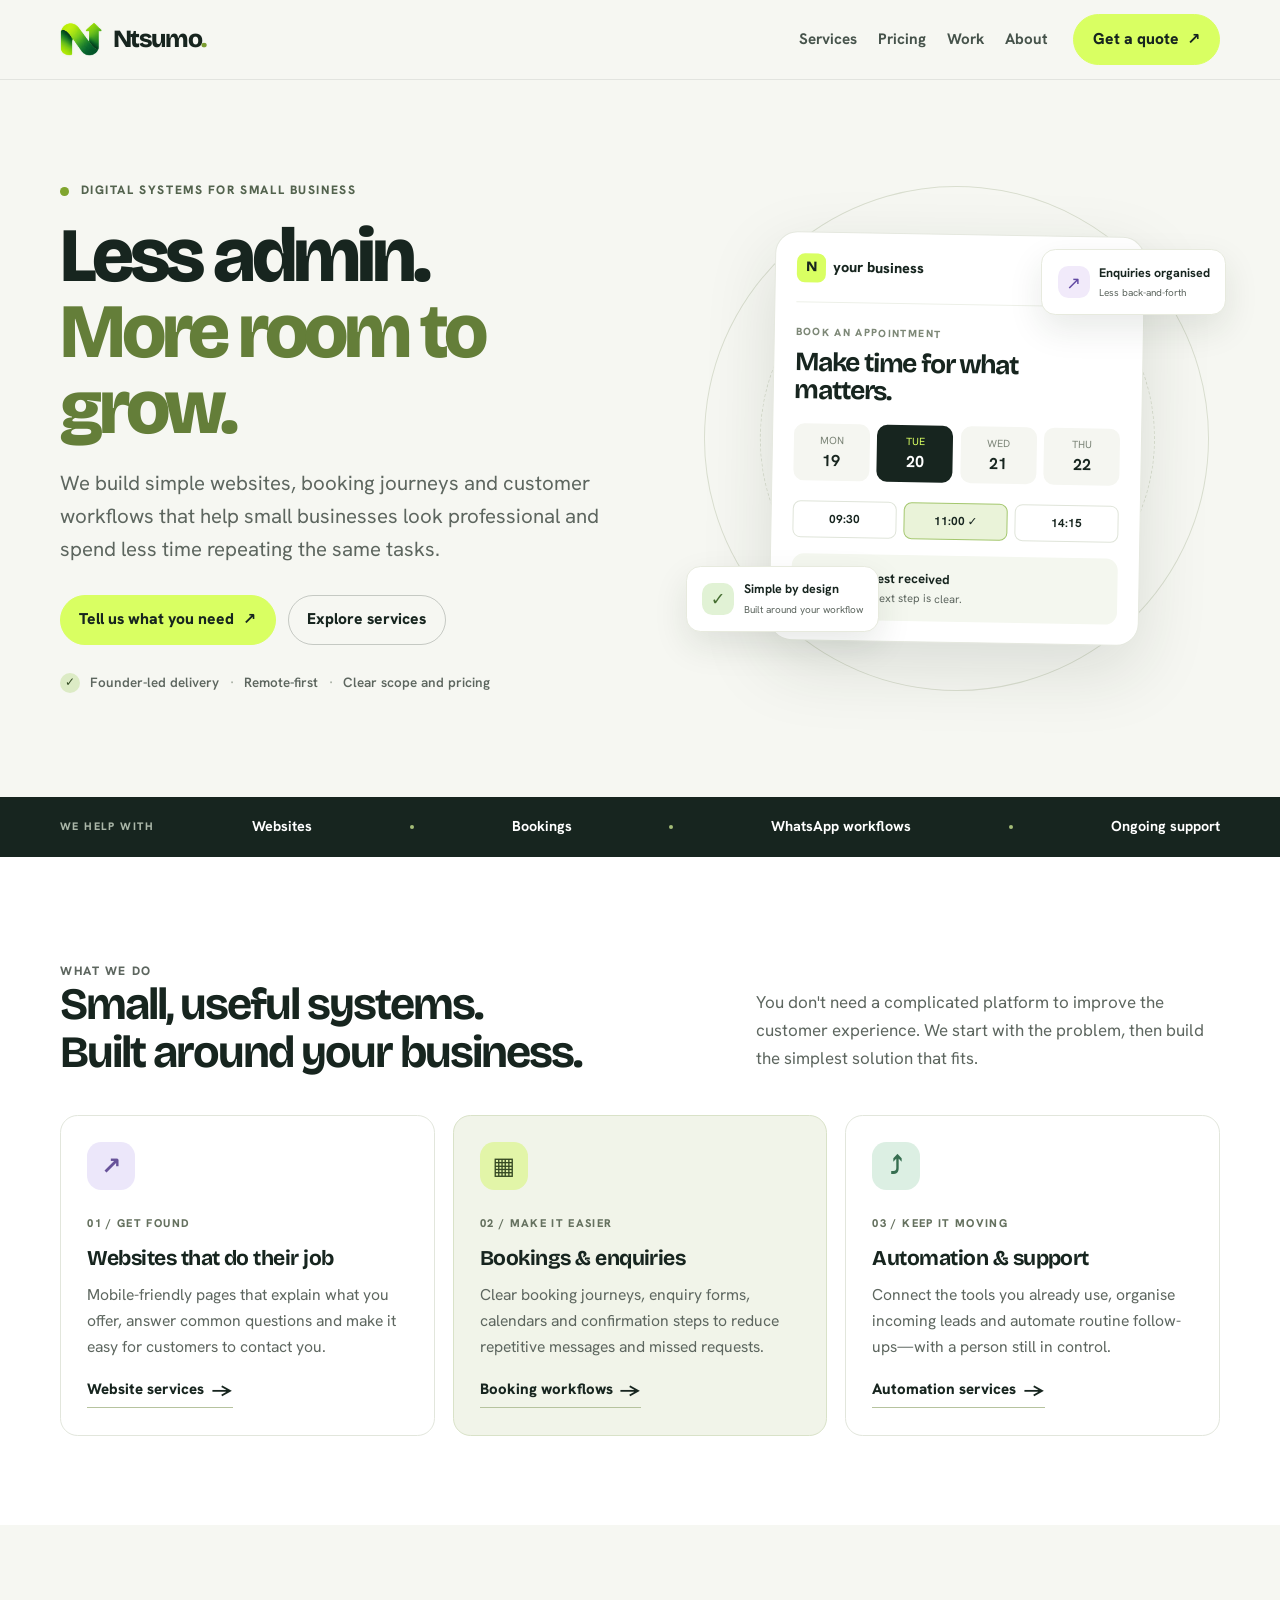
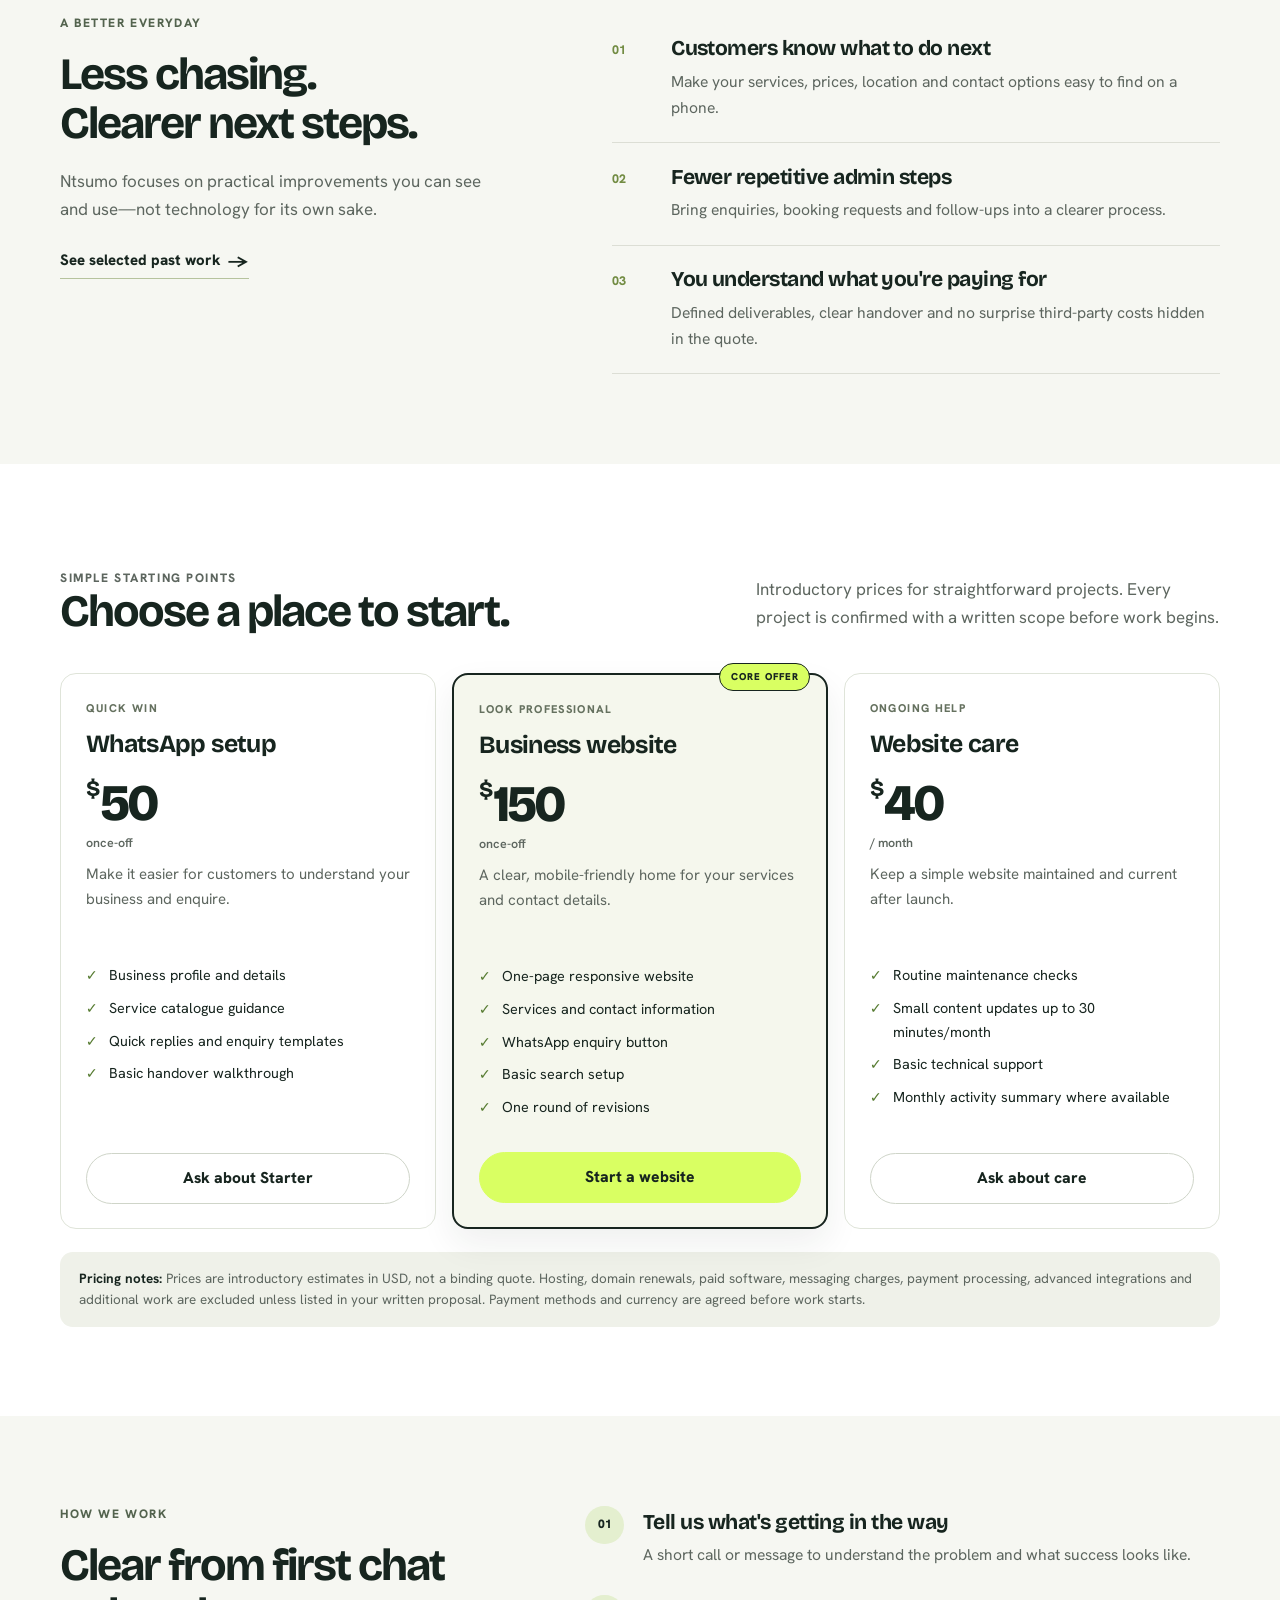
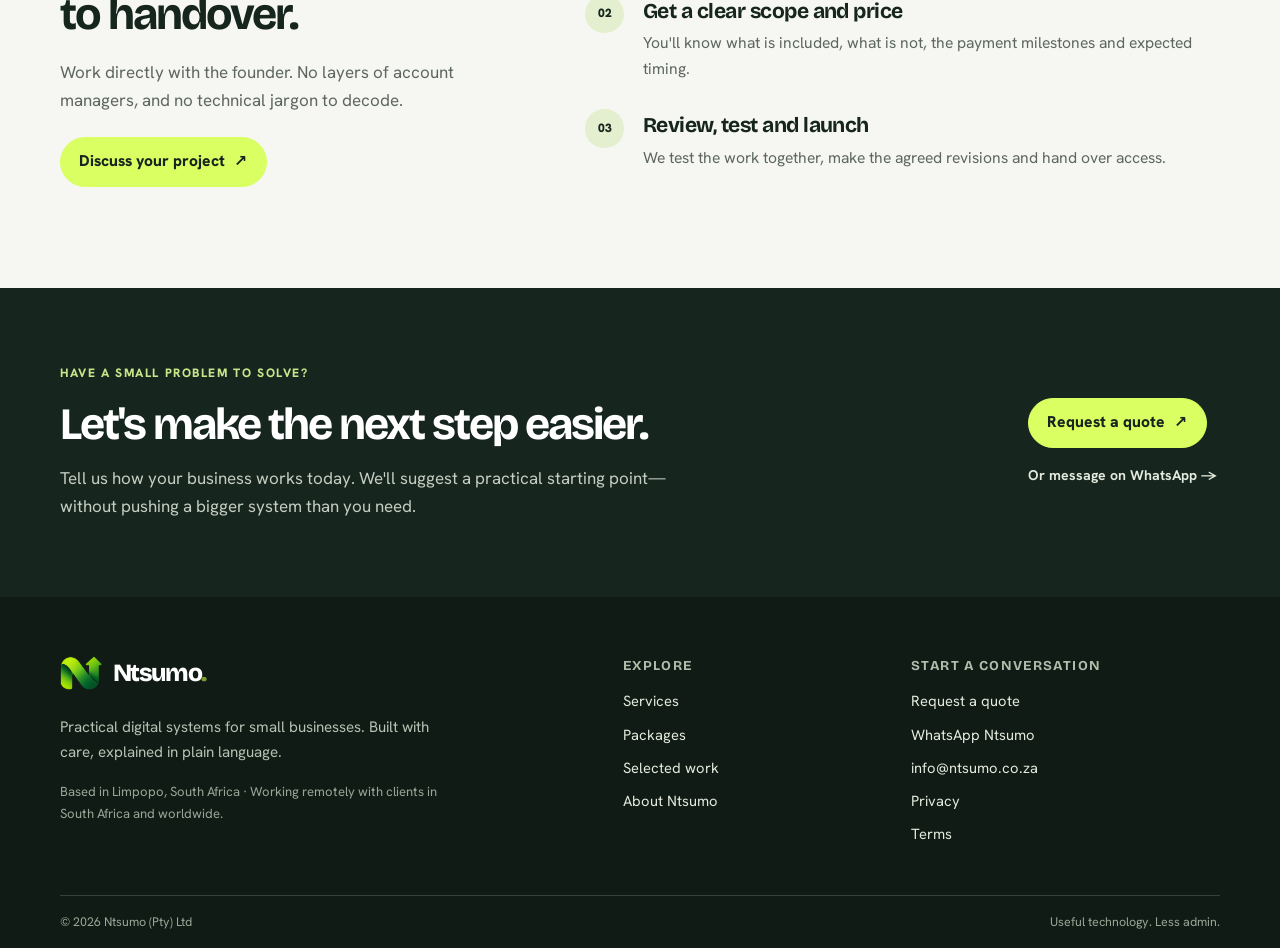
<file: index.html>
<!doctype html>
<html lang="en-ZA">
<head>
<meta charset="utf-8">
<meta name="viewport" content="width=device-width, initial-scale=1">
<title>Ntsumo | Websites, bookings & business automation</title>
<meta name="description" content="Ntsumo helps small businesses in South Africa and around the world improve their websites, booking journeys and repetitive admin with practical digital tools.">
<link rel="canonical" href="https://ntsumo.co.za/">
<meta name="theme-color" content="#17251f">
<meta property="og:type" content="website">
<meta property="og:site_name" content="Ntsumo">
<meta property="og:locale" content="en_ZA">
<meta property="og:title" content="Ntsumo | Websites, bookings & business automation">
<meta property="og:description" content="Ntsumo helps small businesses in South Africa and around the world improve their websites, booking journeys and repetitive admin with practical digital tools.">
<meta property="og:url" content="https://ntsumo.co.za/">
<meta property="og:image" content="https://ntsumo.co.za/assets/og-share.png">
<meta property="og:image:width" content="1200">
<meta property="og:image:height" content="630">
<meta property="og:image:alt" content="Ntsumo: Less admin. More room to grow.">
<meta name="twitter:card" content="summary_large_image">
<link rel="icon" href="/favicon.ico" sizes="32x32">
<link rel="icon" href="/favicon.svg" type="image/svg+xml">
<link rel="apple-touch-icon" href="/apple-touch-icon.png">
<link rel="manifest" href="/site.webmanifest">
<link rel="preconnect" href="https://fonts.googleapis.com">
<link rel="preconnect" href="https://fonts.gstatic.com" crossorigin>
<link href="https://fonts.googleapis.com/css2?family=Bricolage+Grotesque:opsz,wght@12..96,600..800&family=Hanken+Grotesk:wght@400;500;600;700&display=swap" rel="stylesheet">
<link rel="stylesheet" href="/assets/style.css">
<script type="application/ld+json">{"@context":"https://schema.org","@type":"ProfessionalService","name":"Ntsumo","url":"https://ntsumo.co.za/","description":"Founder-led websites, booking workflows and practical business automation for small businesses in South Africa and worldwide.","areaServed":[{"@type":"Country","name":"South Africa"},{"@type":"Place","name":"Worldwide"}],"founder":{"@type":"Person","name":"Ntsako Sibisi","sameAs":"https://www.linkedin.com/in/ntsako-sibisi-b88555b2/"},"sameAs":["https://www.linkedin.com/in/ntsako-sibisi-b88555b2/"]}</script>
</head>
<body><a class="skip" href="#main">Skip to content</a>
<header class="site-header"><div class="wrap header-inner">
<a class="brand" href="/" aria-label="Ntsumo home"><img class="brand-mark" src="/assets/ntsumo-mark.png" alt="" width="42" height="34"><span>Ntsumo<span class="brand-dot">.</span></span></a>
<nav class="nav" aria-label="Main navigation"><a href="/services/">Services</a><a href="/#pricing">Pricing</a><a href="/work/">Work</a><a href="/about/">About</a><a class="btn btn-primary nav-cta" href="/contact/">Get a quote <span aria-hidden="true">↗</span></a></nav>
</div></header>
<main id="main">
<section class="hero hero-new"><div class="wrap hero-grid">
<div class="hero-copy"><p class="eyebrow"><span class="eyebrow-dot"></span> DIGITAL SYSTEMS FOR SMALL BUSINESS</p>
<h1>Less admin.<br><span>More room to grow.</span></h1>
<p class="lede">We build simple websites, booking journeys and customer workflows that help small businesses look professional and spend less time repeating the same tasks.</p>
<div class="actions"><a class="btn btn-primary" href="/contact/">Tell us what you need <span aria-hidden="true">↗</span></a><a class="btn btn-quiet" href="#services">Explore services</a></div>
<div class="trust-line"><span class="trust-check">✓</span> Founder-led delivery <span class="trust-sep">·</span> Remote-first <span class="trust-sep">·</span> Clear scope and pricing</div>
</div>
<div class="hero-visual" aria-label="Illustration of a booking workflow"><div class="visual-orbit orbit-one"></div><div class="visual-orbit orbit-two"></div><div class="visual-card visual-card-main"><div class="mock-top"><span class="mock-brand"><span class="mock-logo">N</span> your business</span><span class="mock-status">● Online</span></div><p class="mock-kicker">BOOK AN APPOINTMENT</p><h2>Make time for what matters.</h2><div class="mock-date"><span>MON<br><b>19</b></span><span class="selected-date">TUE<br><b>20</b></span><span>WED<br><b>21</b></span><span>THU<br><b>22</b></span></div><div class="mock-slots"><span>09:30</span><span class="slot-selected">11:00 ✓</span><span>14:15</span></div><div class="mock-confirm"><span class="confirm-icon">✓</span><span><b>Request received</b><small>Your next step is clear.</small></span></div></div><div class="float-note note-top"><span class="float-icon">↗</span><span><b>Enquiries organised</b><small>Less back-and-forth</small></span></div><div class="float-note note-bottom"><span class="float-icon green-icon">✓</span><span><b>Simple by design</b><small>Built around your workflow</small></span></div></div>
</div></section>
<section class="proof-strip"><div class="wrap proof-inner"><span>WE HELP WITH</span><b>Websites</b><i></i><b>Bookings</b><i></i><b>WhatsApp workflows</b><i></i><b>Ongoing support</b></div></section>
<section class="section section-white" id="services"><div class="wrap"><div class="section-head section-head-row"><div><p class="eyebrow">WHAT WE DO</p><h2>Small, useful systems.<br>Built around your business.</h2></div><p>You don't need a complicated platform to improve the customer experience. We start with the problem, then build the simplest solution that fits.</p></div>
<div class="service-cards">
<article class="service-card"><div class="service-icon icon-lilac">↗</div><p class="card-label">01 / GET FOUND</p><h3>Websites that do their job</h3><p>Mobile-friendly pages that explain what you offer, answer common questions and make it easy for customers to contact you.</p><a href="/services/#websites" class="text-link">Website services <span>→</span></a></article>
<article class="service-card featured-card"><div class="service-icon icon-yellow">▦</div><p class="card-label">02 / MAKE IT EASIER</p><h3>Bookings & enquiries</h3><p>Clear booking journeys, enquiry forms, calendars and confirmation steps to reduce repetitive messages and missed requests.</p><a href="/services/#bookings" class="text-link">Booking workflows <span>→</span></a></article>
<article class="service-card"><div class="service-icon icon-green">⤴</div><p class="card-label">03 / KEEP IT MOVING</p><h3>Automation & support</h3><p>Connect the tools you already use, organise incoming leads and automate routine follow-ups—with a person still in control.</p><a href="/services/#automation" class="text-link">Automation services <span>→</span></a></article>
</div></div></section>
<section class="section"><div class="wrap outcomes-grid"><div><p class="eyebrow">A BETTER EVERYDAY</p><h2>Less chasing.<br>Clearer next steps.</h2><p class="section-intro">Ntsumo focuses on practical improvements you can see and use—not technology for its own sake.</p><a class="text-link" href="/work/">See selected past work <span>→</span></a></div><div class="outcome-list"><article><span class="outcome-num">01</span><div><h3>Customers know what to do next</h3><p>Make your services, prices, location and contact options easy to find on a phone.</p></div></article><article><span class="outcome-num">02</span><div><h3>Fewer repetitive admin steps</h3><p>Bring enquiries, booking requests and follow-ups into a clearer process.</p></div></article><article><span class="outcome-num">03</span><div><h3>You understand what you're paying for</h3><p>Defined deliverables, clear handover and no surprise third-party costs hidden in the quote.</p></div></article></div></div></section>
<section class="section section-white" id="pricing"><div class="wrap"><div class="section-head section-head-row"><div><p class="eyebrow">SIMPLE STARTING POINTS</p><h2>Choose a place to start.</h2></div><p>Introductory prices for straightforward projects. Every project is confirmed with a written scope before work begins.</p></div>
<div class="pricing-grid">
<article class="price-card"><p class="card-label">QUICK WIN</p><h3>WhatsApp setup</h3><p class="price"><span>$</span>50 <small>once-off</small></p><p class="price-summary">Make it easier for customers to understand your business and enquire.</p><ul class="check-list"><li>Business profile and details</li><li>Service catalogue guidance</li><li>Quick replies and enquiry templates</li><li>Basic handover walkthrough</li></ul><a class="btn btn-outline" href="/contact/?service=WhatsApp%20setup">Ask about Starter</a></article>
<article class="price-card price-card-featured"><span class="popular-tag">CORE OFFER</span><p class="card-label">LOOK PROFESSIONAL</p><h3>Business website</h3><p class="price"><span>$</span>150 <small>once-off</small></p><p class="price-summary">A clear, mobile-friendly home for your services and contact details.</p><ul class="check-list"><li>One-page responsive website</li><li>Services and contact information</li><li>WhatsApp enquiry button</li><li>Basic search setup</li><li>One round of revisions</li></ul><a class="btn btn-primary btn-full" href="/contact/?service=Business%20website">Start a website</a></article>
<article class="price-card"><p class="card-label">ONGOING HELP</p><h3>Website care</h3><p class="price"><span>$</span>40 <small>/ month</small></p><p class="price-summary">Keep a simple website maintained and current after launch.</p><ul class="check-list"><li>Routine maintenance checks</li><li>Small content updates up to 30 minutes/month</li><li>Basic technical support</li><li>Monthly activity summary where available</li></ul><a class="btn btn-outline" href="/contact/?service=Website%20care">Ask about care</a></article>
</div><p class="pricing-note"><b>Pricing notes:</b> Prices are introductory estimates in USD, not a binding quote. Hosting, domain renewals, paid software, messaging charges, payment processing, advanced integrations and additional work are excluded unless listed in your written proposal. Payment methods and currency are agreed before work starts.</p></div></section>
<section class="section"><div class="wrap process-grid"><div><p class="eyebrow">HOW WE WORK</p><h2>Clear from first chat to handover.</h2><p class="section-intro">Work directly with the founder. No layers of account managers, and no technical jargon to decode.</p><a class="btn btn-primary" href="/contact/">Discuss your project <span aria-hidden="true">↗</span></a></div><ol class="process-list"><li><span>01</span><div><h3>Tell us what's getting in the way</h3><p>A short call or message to understand the problem and what success looks like.</p></div></li><li><span>02</span><div><h3>Get a clear scope and price</h3><p>You'll know what is included, what is not, the payment milestones and expected timing.</p></div></li><li><span>03</span><div><h3>Review, test and launch</h3><p>We test the work together, make the agreed revisions and hand over access.</p></div></li></ol></div></section>
<section class="band band-new"><div class="wrap band-content"><div><p class="eyebrow">HAVE A SMALL PROBLEM TO SOLVE?</p><h2>Let's make the next step easier.</h2><p>Tell us how your business works today. We'll suggest a practical starting point—without pushing a bigger system than you need.</p></div><div class="band-actions"><a class="btn btn-primary" href="/contact/">Request a quote <span aria-hidden="true">↗</span></a><a class="band-whatsapp" href="https://wa.me/27614979449?text=Hi%20Ntsumo%2C%20I%27d%20like%20to%20discuss%20a%20digital%20solution%20for%20my%20business." rel="noopener">Or message on WhatsApp →</a></div></div></section>
</main><footer class="site-footer"><div class="wrap footer-grid">
<div class="footer-brand"><a class="brand brand-light" href="/"><img class="brand-mark" src="/assets/ntsumo-mark.png" alt="" width="42" height="34"><span>Ntsumo<span class="brand-dot">.</span></span></a><p>Practical digital systems for small businesses. Built with care, explained in plain language.</p><p class="footer-location">Based in Limpopo, South Africa · Working remotely with clients in South Africa and worldwide.</p></div>
<div><h2>Explore</h2><ul><li><a href="/services/">Services</a></li><li><a href="/#pricing">Packages</a></li><li><a href="/work/">Selected work</a></li><li><a href="/about/">About Ntsumo</a></li></ul></div>
<div><h2>Start a conversation</h2><ul><li><a href="/contact/">Request a quote</a></li><li><a href="https://wa.me/27614979449" rel="noopener">WhatsApp Ntsumo</a></li><li><a href="mailto:info@ntsumo.co.za">info@ntsumo.co.za</a></li><li><a href="/privacy/">Privacy</a></li><li><a href="/terms/">Terms</a></li></ul></div>
</div><div class="wrap footer-bottom"><span>© 2026 Ntsumo (Pty) Ltd</span><span>Useful technology. Less admin.</span></div></footer>
</body></html>
</file>
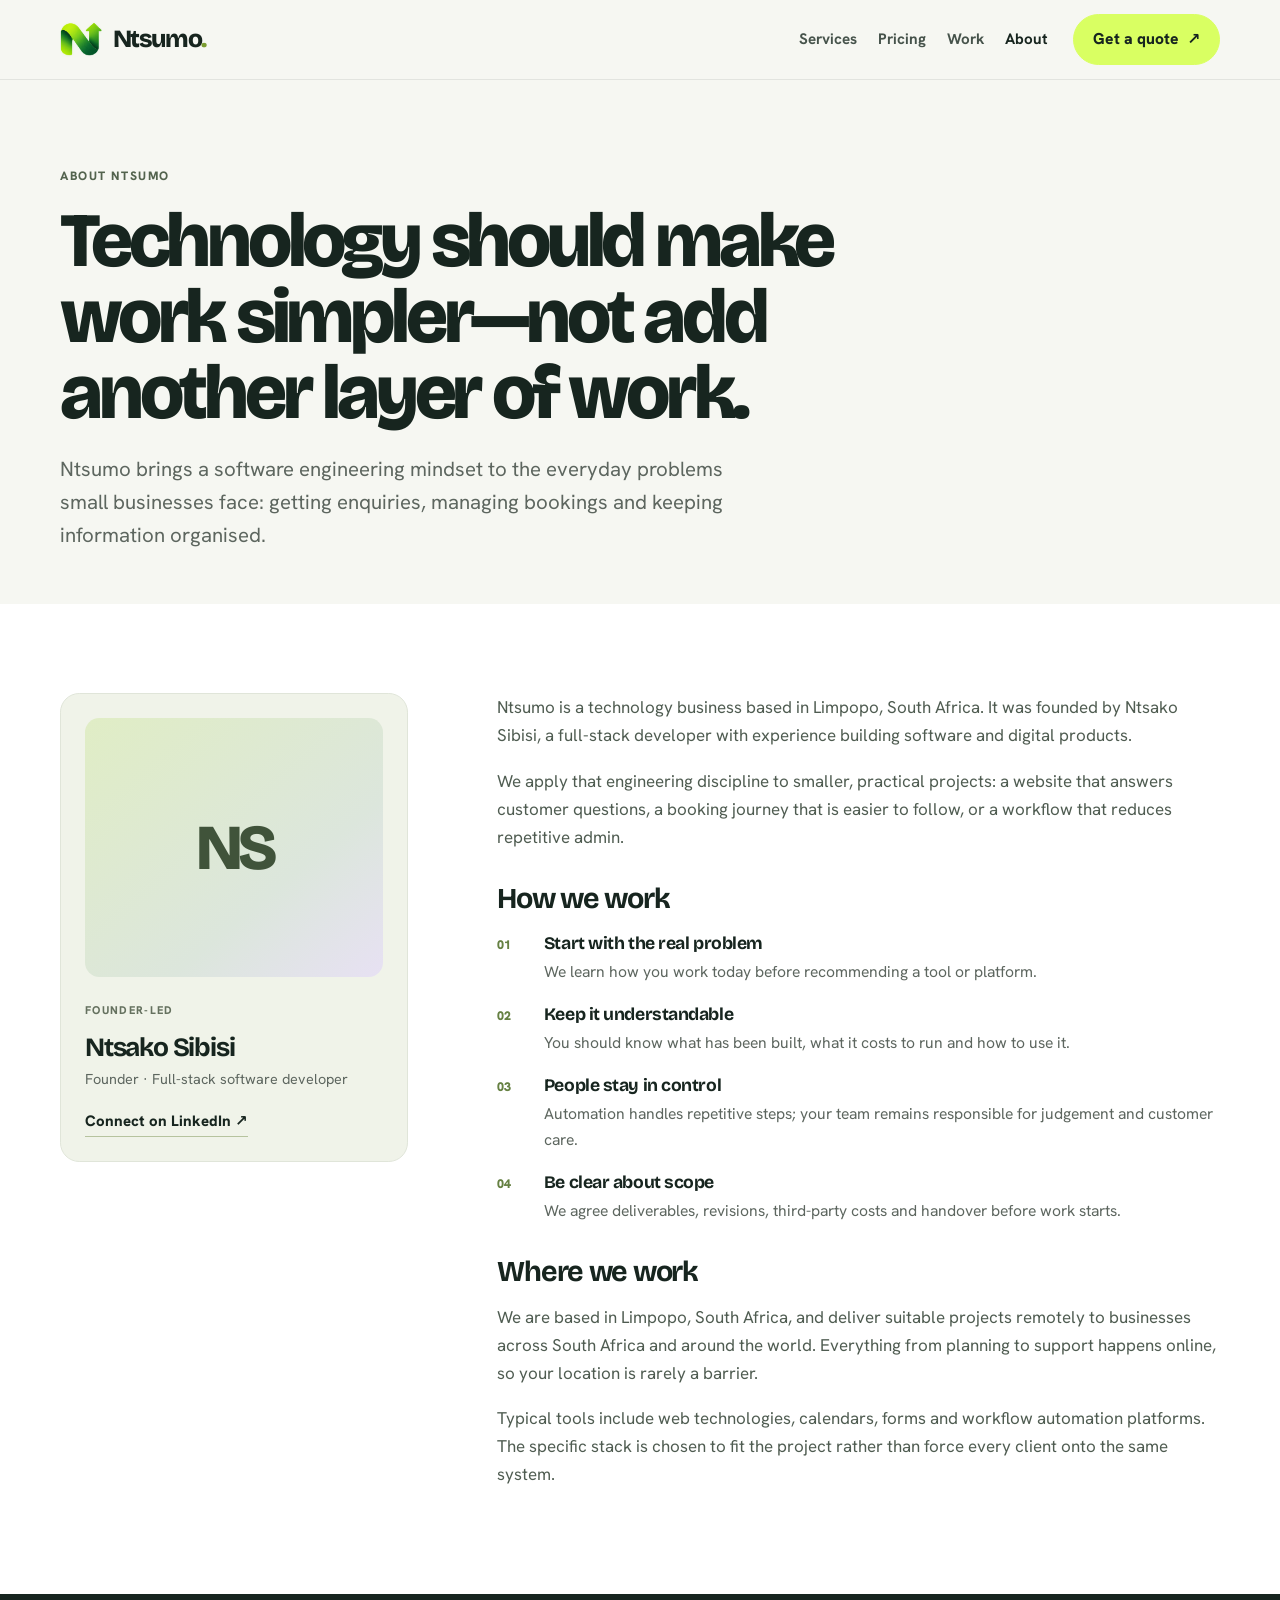
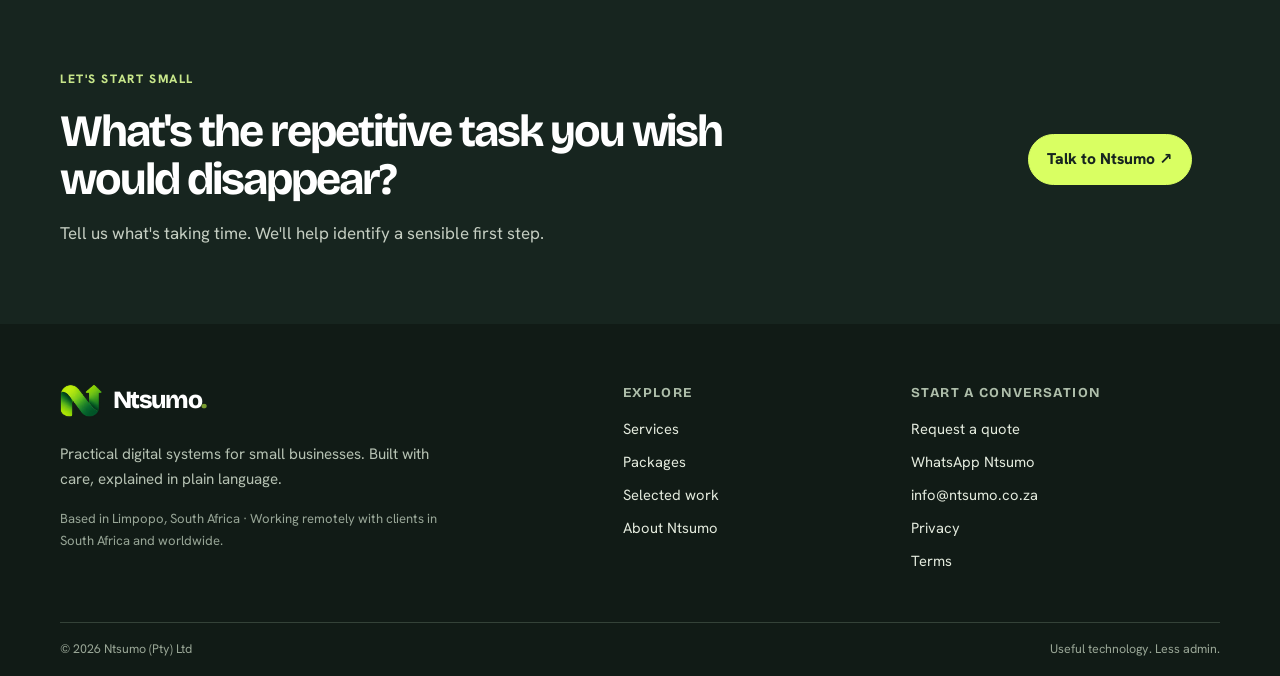
<file: about/index.html>
<!doctype html>
<html lang="en-ZA">
<head>
<meta charset="utf-8">
<meta name="viewport" content="width=device-width, initial-scale=1">
<title>About Ntsumo | Practical technology for small business</title>
<meta name="description" content="Meet Ntsumo, a founder-led technology business based in Limpopo, South Africa, building practical digital systems for small businesses.">
<link rel="canonical" href="https://ntsumo.co.za/about/">
<meta name="theme-color" content="#17251f">
<meta property="og:type" content="website">
<meta property="og:site_name" content="Ntsumo">
<meta property="og:locale" content="en_ZA">
<meta property="og:title" content="About Ntsumo | Practical technology for small business">
<meta property="og:description" content="Meet Ntsumo, a founder-led technology business based in Limpopo, South Africa, building practical digital systems for small businesses.">
<meta property="og:url" content="https://ntsumo.co.za/about/">
<meta property="og:image" content="https://ntsumo.co.za/assets/og-share.png">
<meta property="og:image:width" content="1200">
<meta property="og:image:height" content="630">
<meta property="og:image:alt" content="Ntsumo: Less admin. More room to grow.">
<meta name="twitter:card" content="summary_large_image">
<link rel="icon" href="/favicon.ico" sizes="32x32">
<link rel="icon" href="/favicon.svg" type="image/svg+xml">
<link rel="apple-touch-icon" href="/apple-touch-icon.png">
<link rel="manifest" href="/site.webmanifest">
<link rel="preconnect" href="https://fonts.googleapis.com">
<link rel="preconnect" href="https://fonts.gstatic.com" crossorigin>
<link href="https://fonts.googleapis.com/css2?family=Bricolage+Grotesque:opsz,wght@12..96,600..800&family=Hanken+Grotesk:wght@400;500;600;700&display=swap" rel="stylesheet">
<link rel="stylesheet" href="/assets/style.css">
</head>
<body><a class="skip" href="#main">Skip to content</a>
<header class="site-header"><div class="wrap header-inner">
<a class="brand" href="/" aria-label="Ntsumo home"><img class="brand-mark" src="/assets/ntsumo-mark.png" alt="" width="42" height="34"><span>Ntsumo<span class="brand-dot">.</span></span></a>
<nav class="nav" aria-label="Main navigation"><a href="/services/">Services</a><a href="/#pricing">Pricing</a><a href="/work/">Work</a><a href="/about/" aria-current="page">About</a><a class="btn btn-primary nav-cta" href="/contact/">Get a quote <span aria-hidden="true">↗</span></a></nav>
</div></header><main id="main"><section class="page-head page-head-new"><div class="wrap"><p class="eyebrow">ABOUT NTSUMO</p><h1>Technology should make work simpler—not add another layer of work.</h1><p class="lede">Ntsumo brings a software engineering mindset to the everyday problems small businesses face: getting enquiries, managing bookings and keeping information organised.</p></div></section>
<section class="section section-white"><div class="wrap about-new"><div class="founder-card"><div class="founder-monogram">NS</div><p class="card-label">FOUNDER-LED</p><h2>Ntsako Sibisi</h2><p>Founder · Full-stack software developer</p><a href="https://www.linkedin.com/in/ntsako-sibisi-b88555b2/" rel="noopener" class="text-link">Connect on LinkedIn ↗</a></div><div class="prose"><p>Ntsumo is a technology business based in Limpopo, South Africa. It was founded by Ntsako Sibisi, a full-stack developer with experience building software and digital products.</p><p>We apply that engineering discipline to smaller, practical projects: a website that answers customer questions, a booking journey that is easier to follow, or a workflow that reduces repetitive admin.</p><h2>How we work</h2><div class="beliefs beliefs-new"><article><span>01</span><div><h3>Start with the real problem</h3><p>We learn how you work today before recommending a tool or platform.</p></div></article><article><span>02</span><div><h3>Keep it understandable</h3><p>You should know what has been built, what it costs to run and how to use it.</p></div></article><article><span>03</span><div><h3>People stay in control</h3><p>Automation handles repetitive steps; your team remains responsible for judgement and customer care.</p></div></article><article><span>04</span><div><h3>Be clear about scope</h3><p>We agree deliverables, revisions, third-party costs and handover before work starts.</p></div></article></div><h2>Where we work</h2><p>We are based in Limpopo, South Africa, and deliver suitable projects remotely to businesses across South Africa and around the world. Everything from planning to support happens online, so your location is rarely a barrier.</p><p class="muted">Typical tools include web technologies, calendars, forms and workflow automation platforms. The specific stack is chosen to fit the project rather than force every client onto the same system.</p></div></div></section><section class="band band-new"><div class="wrap band-content"><div><p class="eyebrow">LET'S START SMALL</p><h2>What's the repetitive task you wish would disappear?</h2><p>Tell us what's taking time. We'll help identify a sensible first step.</p></div><div class="band-actions"><a class="btn btn-primary" href="/contact/">Talk to Ntsumo ↗</a></div></div></section></main><footer class="site-footer"><div class="wrap footer-grid">
<div class="footer-brand"><a class="brand brand-light" href="/"><img class="brand-mark" src="/assets/ntsumo-mark.png" alt="" width="42" height="34"><span>Ntsumo<span class="brand-dot">.</span></span></a><p>Practical digital systems for small businesses. Built with care, explained in plain language.</p><p class="footer-location">Based in Limpopo, South Africa · Working remotely with clients in South Africa and worldwide.</p></div>
<div><h2>Explore</h2><ul><li><a href="/services/">Services</a></li><li><a href="/#pricing">Packages</a></li><li><a href="/work/">Selected work</a></li><li><a href="/about/">About Ntsumo</a></li></ul></div>
<div><h2>Start a conversation</h2><ul><li><a href="/contact/">Request a quote</a></li><li><a href="https://wa.me/27614979449" rel="noopener">WhatsApp Ntsumo</a></li><li><a href="mailto:info@ntsumo.co.za">info@ntsumo.co.za</a></li><li><a href="/privacy/">Privacy</a></li><li><a href="/terms/">Terms</a></li></ul></div>
</div><div class="wrap footer-bottom"><span>© 2026 Ntsumo (Pty) Ltd</span><span>Useful technology. Less admin.</span></div></footer>
</body></html>
</file>
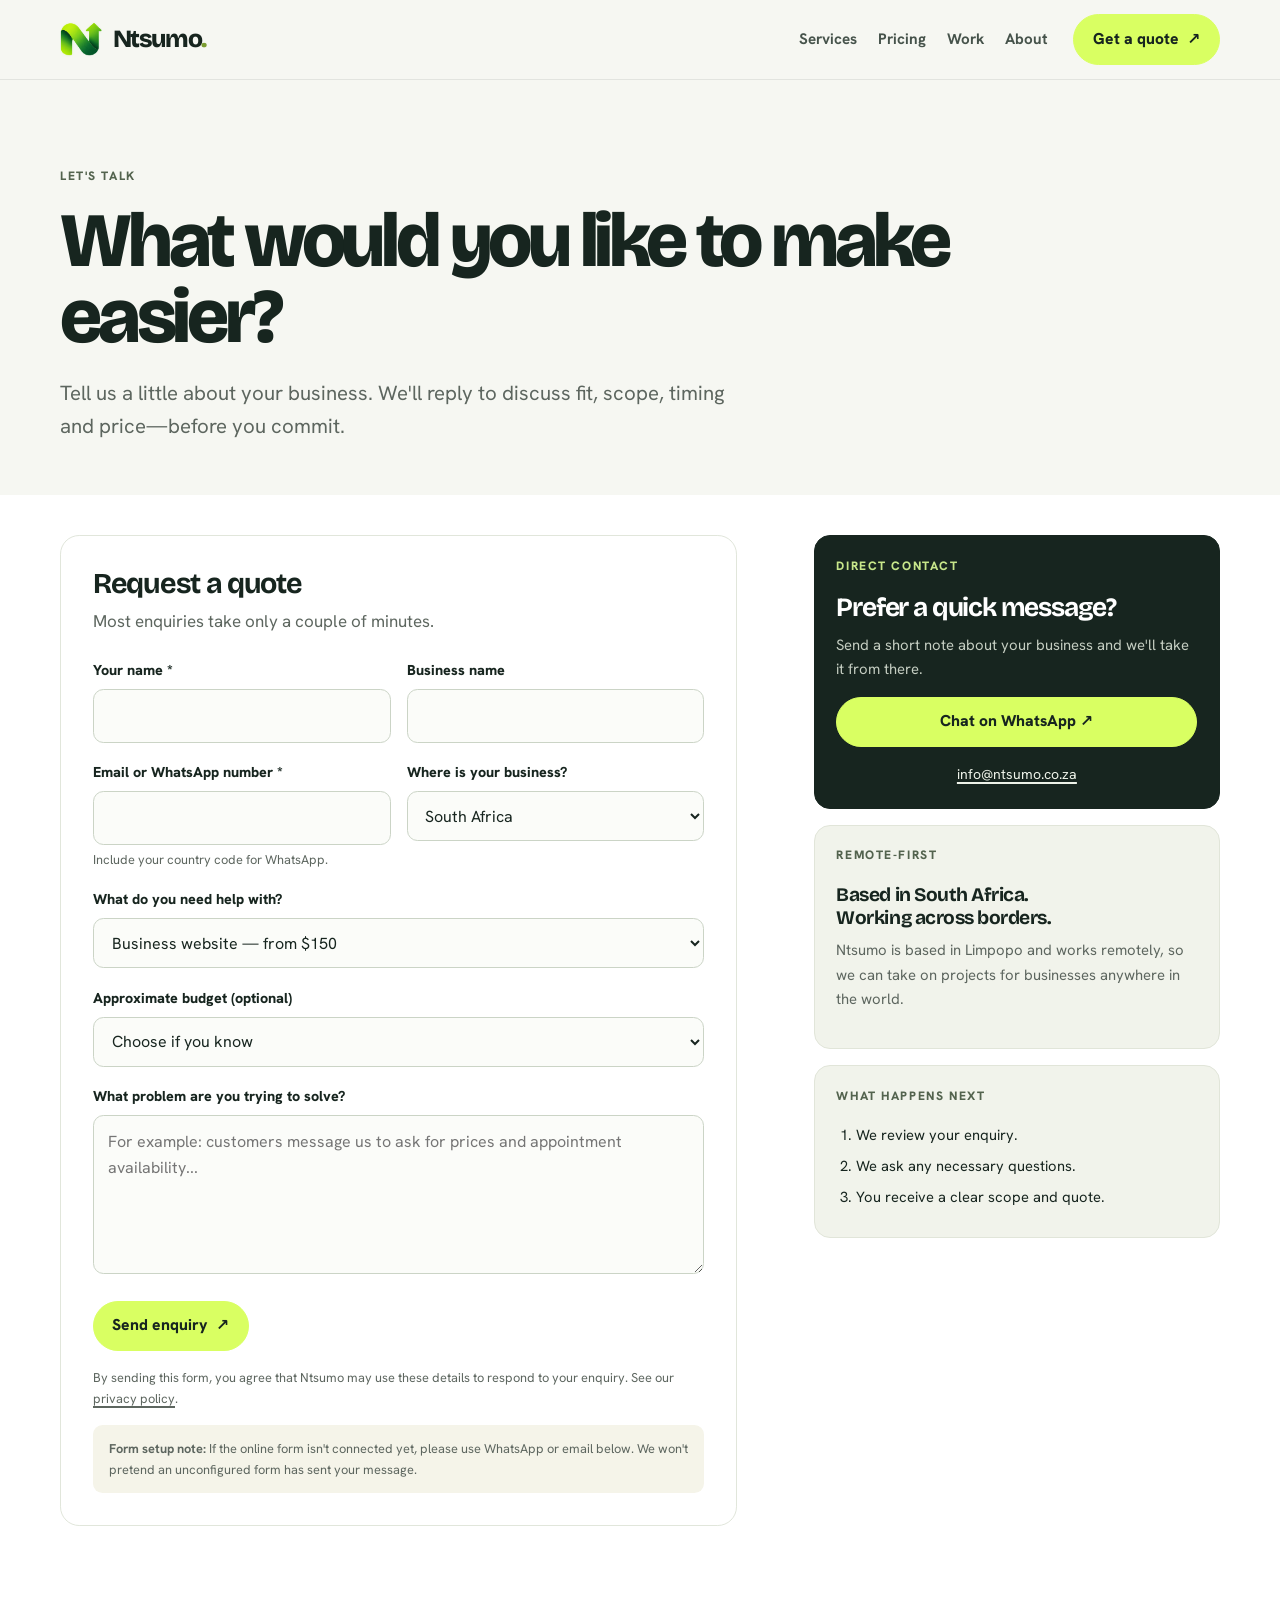
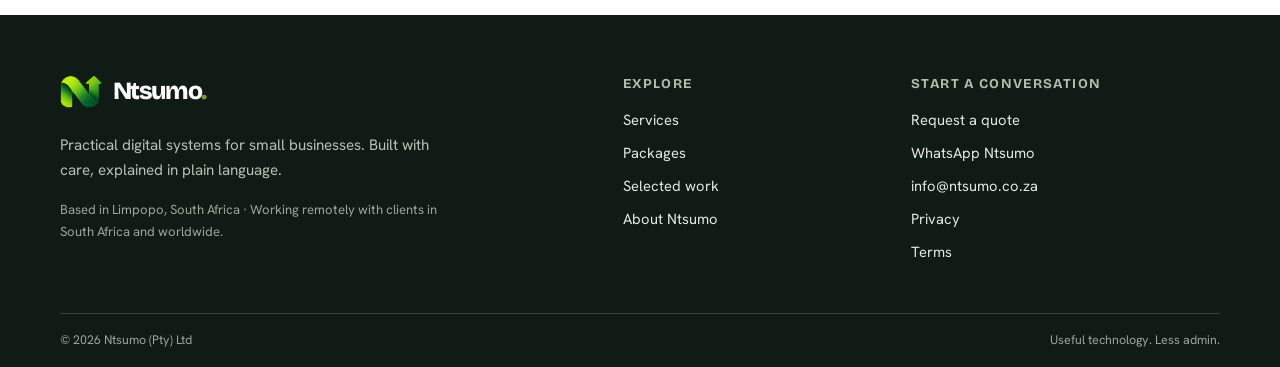
<file: contact/index.html>
<!doctype html>
<html lang="en-ZA">
<head>
<meta charset="utf-8">
<meta name="viewport" content="width=device-width, initial-scale=1">
<title>Contact Ntsumo | Request a quote</title>
<meta name="description" content="Tell Ntsumo about your business and the website, booking or automation problem you want to solve. Remote-first service from South Africa to clients locally and worldwide.">
<link rel="canonical" href="https://ntsumo.co.za/contact/">
<meta name="theme-color" content="#17251f">
<meta property="og:type" content="website">
<meta property="og:site_name" content="Ntsumo">
<meta property="og:locale" content="en_ZA">
<meta property="og:title" content="Contact Ntsumo | Request a quote">
<meta property="og:description" content="Tell Ntsumo about your business and the website, booking or automation problem you want to solve. Remote-first service from South Africa to clients locally and worldwide.">
<meta property="og:url" content="https://ntsumo.co.za/contact/">
<meta property="og:image" content="https://ntsumo.co.za/assets/og-share.png">
<meta property="og:image:width" content="1200">
<meta property="og:image:height" content="630">
<meta property="og:image:alt" content="Ntsumo: Less admin. More room to grow.">
<meta name="twitter:card" content="summary_large_image">
<link rel="icon" href="/favicon.ico" sizes="32x32">
<link rel="icon" href="/favicon.svg" type="image/svg+xml">
<link rel="apple-touch-icon" href="/apple-touch-icon.png">
<link rel="manifest" href="/site.webmanifest">
<link rel="preconnect" href="https://fonts.googleapis.com">
<link rel="preconnect" href="https://fonts.gstatic.com" crossorigin>
<link href="https://fonts.googleapis.com/css2?family=Bricolage+Grotesque:opsz,wght@12..96,600..800&family=Hanken+Grotesk:wght@400;500;600;700&display=swap" rel="stylesheet">
<link rel="stylesheet" href="/assets/style.css">
</head>
<body><a class="skip" href="#main">Skip to content</a>
<header class="site-header"><div class="wrap header-inner">
<a class="brand" href="/" aria-label="Ntsumo home"><img class="brand-mark" src="/assets/ntsumo-mark.png" alt="" width="42" height="34"><span>Ntsumo<span class="brand-dot">.</span></span></a>
<nav class="nav" aria-label="Main navigation"><a href="/services/">Services</a><a href="/#pricing">Pricing</a><a href="/work/">Work</a><a href="/about/">About</a><a class="btn btn-primary nav-cta" href="/contact/">Get a quote <span aria-hidden="true">↗</span></a></nav>
</div></header><main id="main">
<section class="page-head page-head-new"><div class="wrap"><p class="eyebrow">LET'S TALK</p><h1>What would you like to make easier?</h1><p class="lede">Tell us a little about your business. We'll reply to discuss fit, scope, timing and price—before you commit.</p></div></section>
<section class="section section-white contact-section"><div class="wrap contact-grid contact-grid-new">
<div class="form-panel"><div class="form-intro"><h2>Request a quote</h2><p>Most enquiries take only a couple of minutes.</p></div>
<form id="enquiry-form" action="https://script.google.com/macros/s/AKfycbyvq0IojL6ntHeyHJUwq7Zfhub4u4e2IGSzE7Eil9XNV8xsNW7wdvFy8IAyopxKXDopog/exec" method="POST">
<div class="form-two"><div class="field"><label for="name">Your name *</label><input id="name" name="name" type="text" autocomplete="name" required></div><div class="field"><label for="business">Business name</label><input id="business" name="business" type="text" autocomplete="organization"></div></div>
<div class="form-two"><div class="field"><label for="contact">Email or WhatsApp number *</label><input id="contact" name="contact" type="text" autocomplete="email" required><p class="hint">Include your country code for WhatsApp.</p></div><div class="field"><label for="country">Where is your business?</label><select id="country" name="country"><option>South Africa</option><option>Outside South Africa</option></select></div></div>
<div class="field"><label for="interest">What do you need help with?</label><select id="interest" name="interest"><option>Business website — from $150</option><option>WhatsApp Business setup — from $50</option><option>Bookings and enquiry workflow</option><option>Workflow automation</option><option>Website care — from $40/month</option><option>I'm not sure yet</option></select></div>
<div class="field"><label for="budget">Approximate budget (optional)</label><select id="budget" name="budget"><option value="">Choose if you know</option><option>Under $100</option><option>$100–$250</option><option>$250–$500</option><option>$500+</option><option>Need advice first</option></select></div>
<div class="field"><label for="message">What problem are you trying to solve?</label><textarea id="message" name="message" rows="5" placeholder="For example: customers message us to ask for prices and appointment availability..."></textarea></div>
<input type="hidden" name="_subject" value="New Ntsumo website enquiry"><div class="trap" aria-hidden="true"><label for="gotcha">Leave this empty</label><input id="gotcha" name="_gotcha" type="text" tabindex="-1" autocomplete="off"></div>
<button class="btn btn-primary" type="submit">Send enquiry <span aria-hidden="true">↗</span></button><p class="form-small">By sending this form, you agree that Ntsumo may use these details to respond to your enquiry. See our <a href="/privacy/">privacy policy</a>.</p><p id="form-status" class="form-status" role="status" aria-live="polite"></p>
</form><p class="form-warning"><b>Form setup note:</b> If the online form isn't connected yet, please use WhatsApp or email below. We won't pretend an unconfigured form has sent your message.</p></div>
<aside class="contact-aside"><div class="aside-card aside-dark"><p class="eyebrow">DIRECT CONTACT</p><h2>Prefer a quick message?</h2><p>Send a short note about your business and we'll take it from there.</p><a class="btn btn-primary btn-full" href="https://wa.me/27614979449?text=Hi%20Ntsumo%2C%20I%27d%20like%20to%20discuss%20a%20digital%20solution%20for%20my%20business." rel="noopener">Chat on WhatsApp ↗</a><a class="email-link" href="mailto:info@ntsumo.co.za">info@ntsumo.co.za</a></div><div class="aside-card"><p class="eyebrow">REMOTE-FIRST</p><h3>Based in South Africa.<br>Working across borders.</h3><p>Ntsumo is based in Limpopo and works remotely, so we can take on projects for businesses anywhere in the world.</p></div><div class="aside-card"><p class="eyebrow">WHAT HAPPENS NEXT</p><ol class="mini-steps"><li>We review your enquiry.</li><li>We ask any necessary questions.</li><li>You receive a clear scope and quote.</li></ol></div></aside>
</div></section></main><footer class="site-footer"><div class="wrap footer-grid">
<div class="footer-brand"><a class="brand brand-light" href="/"><img class="brand-mark" src="/assets/ntsumo-mark.png" alt="" width="42" height="34"><span>Ntsumo<span class="brand-dot">.</span></span></a><p>Practical digital systems for small businesses. Built with care, explained in plain language.</p><p class="footer-location">Based in Limpopo, South Africa · Working remotely with clients in South Africa and worldwide.</p></div>
<div><h2>Explore</h2><ul><li><a href="/services/">Services</a></li><li><a href="/#pricing">Packages</a></li><li><a href="/work/">Selected work</a></li><li><a href="/about/">About Ntsumo</a></li></ul></div>
<div><h2>Start a conversation</h2><ul><li><a href="/contact/">Request a quote</a></li><li><a href="https://wa.me/27614979449" rel="noopener">WhatsApp Ntsumo</a></li><li><a href="mailto:info@ntsumo.co.za">info@ntsumo.co.za</a></li><li><a href="/privacy/">Privacy</a></li><li><a href="/terms/">Terms</a></li></ul></div>
</div><div class="wrap footer-bottom"><span>© 2026 Ntsumo (Pty) Ltd</span><span>Useful technology. Less admin.</span></div></footer>
<script src="/assets/site.js" defer></script>
</body></html>
</file>
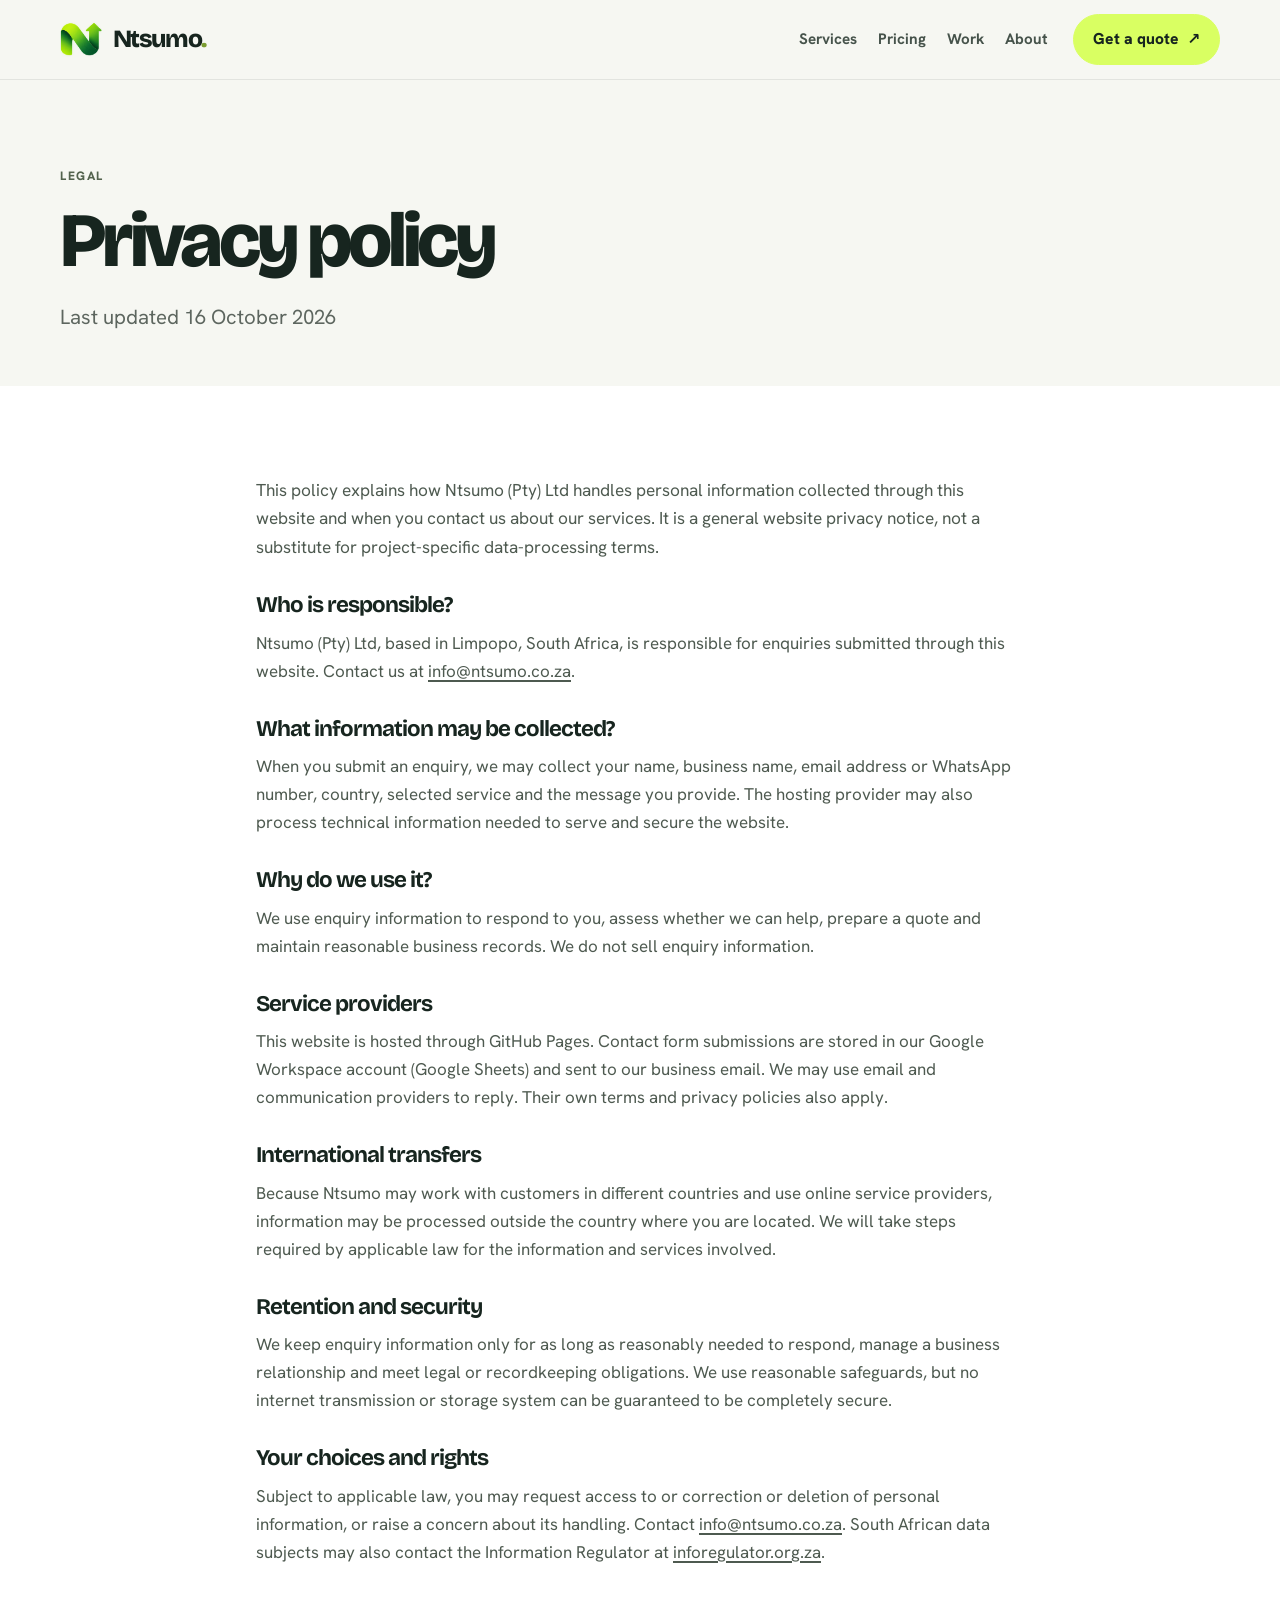
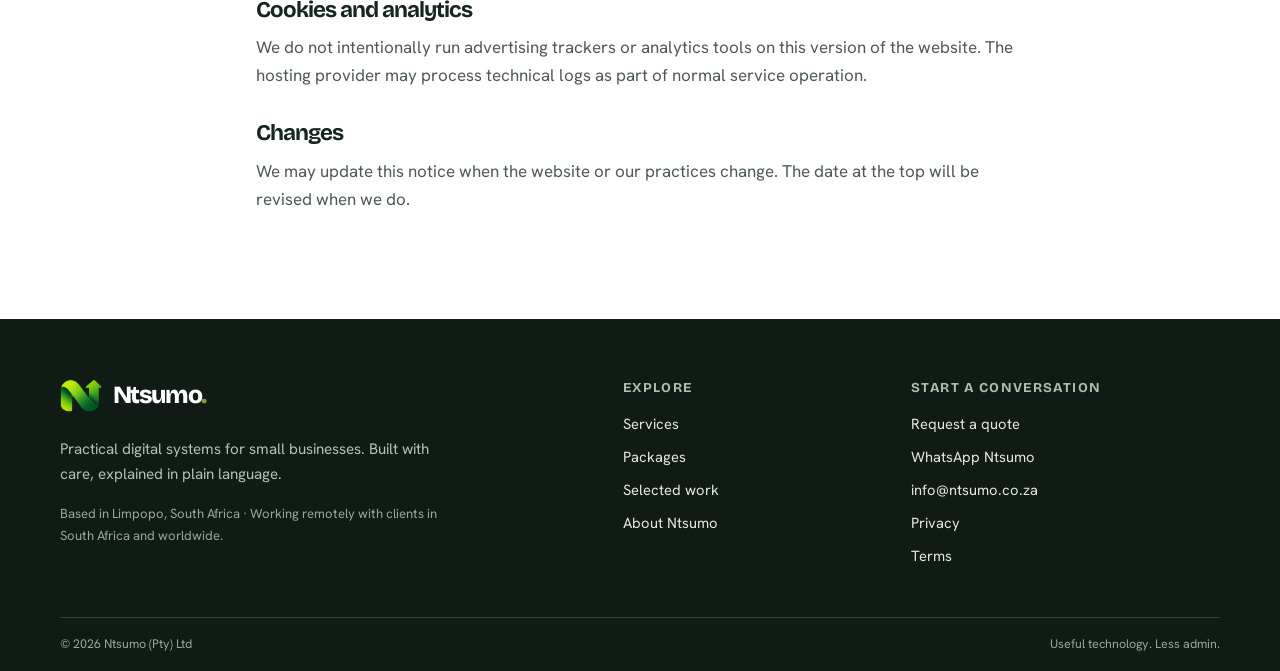
<file: privacy/index.html>
<!doctype html>
<html lang="en-ZA">
<head>
<meta charset="utf-8">
<meta name="viewport" content="width=device-width, initial-scale=1">
<title>Privacy policy | Ntsumo</title>
<meta name="description" content="How Ntsumo handles personal information submitted through its website and business enquiries.">
<link rel="canonical" href="https://ntsumo.co.za/privacy/">
<meta name="theme-color" content="#17251f">
<meta property="og:type" content="website">
<meta property="og:site_name" content="Ntsumo">
<meta property="og:locale" content="en_ZA">
<meta property="og:title" content="Privacy policy | Ntsumo">
<meta property="og:description" content="How Ntsumo handles personal information submitted through its website and business enquiries.">
<meta property="og:url" content="https://ntsumo.co.za/privacy/">
<meta property="og:image" content="https://ntsumo.co.za/assets/og-share.png">
<meta property="og:image:width" content="1200">
<meta property="og:image:height" content="630">
<meta property="og:image:alt" content="Ntsumo: Less admin. More room to grow.">
<meta name="twitter:card" content="summary_large_image">
<link rel="icon" href="/favicon.ico" sizes="32x32">
<link rel="icon" href="/favicon.svg" type="image/svg+xml">
<link rel="apple-touch-icon" href="/apple-touch-icon.png">
<link rel="manifest" href="/site.webmanifest">
<link rel="preconnect" href="https://fonts.googleapis.com">
<link rel="preconnect" href="https://fonts.gstatic.com" crossorigin>
<link href="https://fonts.googleapis.com/css2?family=Bricolage+Grotesque:opsz,wght@12..96,600..800&family=Hanken+Grotesk:wght@400;500;600;700&display=swap" rel="stylesheet">
<link rel="stylesheet" href="/assets/style.css">
</head>
<body><a class="skip" href="#main">Skip to content</a>
<header class="site-header"><div class="wrap header-inner">
<a class="brand" href="/" aria-label="Ntsumo home"><img class="brand-mark" src="/assets/ntsumo-mark.png" alt="" width="42" height="34"><span>Ntsumo<span class="brand-dot">.</span></span></a>
<nav class="nav" aria-label="Main navigation"><a href="/services/">Services</a><a href="/#pricing">Pricing</a><a href="/work/">Work</a><a href="/about/">About</a><a class="btn btn-primary nav-cta" href="/contact/">Get a quote <span aria-hidden="true">↗</span></a></nav>
</div></header><main id="main"><section class="page-head page-head-new"><div class="wrap"><p class="eyebrow">LEGAL</p><h1>Privacy policy</h1><p class="lede">Last updated 16 October 2026</p></div></section><section class="section section-white"><div class="wrap legal"><p>This policy explains how Ntsumo (Pty) Ltd handles personal information collected through this website and when you contact us about our services. It is a general website privacy notice, not a substitute for project-specific data-processing terms.</p><h2>Who is responsible?</h2><p>Ntsumo (Pty) Ltd, based in Limpopo, South Africa, is responsible for enquiries submitted through this website. Contact us at <a href="mailto:info@ntsumo.co.za">info@ntsumo.co.za</a>.</p><h2>What information may be collected?</h2><p>When you submit an enquiry, we may collect your name, business name, email address or WhatsApp number, country, selected service and the message you provide. The hosting provider may also process technical information needed to serve and secure the website.</p><h2>Why do we use it?</h2><p>We use enquiry information to respond to you, assess whether we can help, prepare a quote and maintain reasonable business records. We do not sell enquiry information.</p><h2>Service providers</h2><p>This website is hosted through GitHub Pages. Contact form submissions are stored in our Google Workspace account (Google Sheets) and sent to our business email. We may use email and communication providers to reply. Their own terms and privacy policies also apply.</p><h2>International transfers</h2><p>Because Ntsumo may work with customers in different countries and use online service providers, information may be processed outside the country where you are located. We will take steps required by applicable law for the information and services involved.</p><h2>Retention and security</h2><p>We keep enquiry information only for as long as reasonably needed to respond, manage a business relationship and meet legal or recordkeeping obligations. We use reasonable safeguards, but no internet transmission or storage system can be guaranteed to be completely secure.</p><h2>Your choices and rights</h2><p>Subject to applicable law, you may request access to or correction or deletion of personal information, or raise a concern about its handling. Contact <a href="mailto:info@ntsumo.co.za">info@ntsumo.co.za</a>. South African data subjects may also contact the Information Regulator at <a href="https://inforegulator.org.za" rel="noopener">inforegulator.org.za</a>.</p><h2>Cookies and analytics</h2><p>We do not intentionally run advertising trackers or analytics tools on this version of the website. The hosting provider may process technical logs as part of normal service operation.</p><h2>Changes</h2><p>We may update this notice when the website or our practices change. The date at the top will be revised when we do.</p></div></section></main><footer class="site-footer"><div class="wrap footer-grid">
<div class="footer-brand"><a class="brand brand-light" href="/"><img class="brand-mark" src="/assets/ntsumo-mark.png" alt="" width="42" height="34"><span>Ntsumo<span class="brand-dot">.</span></span></a><p>Practical digital systems for small businesses. Built with care, explained in plain language.</p><p class="footer-location">Based in Limpopo, South Africa · Working remotely with clients in South Africa and worldwide.</p></div>
<div><h2>Explore</h2><ul><li><a href="/services/">Services</a></li><li><a href="/#pricing">Packages</a></li><li><a href="/work/">Selected work</a></li><li><a href="/about/">About Ntsumo</a></li></ul></div>
<div><h2>Start a conversation</h2><ul><li><a href="/contact/">Request a quote</a></li><li><a href="https://wa.me/27614979449" rel="noopener">WhatsApp Ntsumo</a></li><li><a href="mailto:info@ntsumo.co.za">info@ntsumo.co.za</a></li><li><a href="/privacy/">Privacy</a></li><li><a href="/terms/">Terms</a></li></ul></div>
</div><div class="wrap footer-bottom"><span>© 2026 Ntsumo (Pty) Ltd</span><span>Useful technology. Less admin.</span></div></footer>
</body></html>
</file>
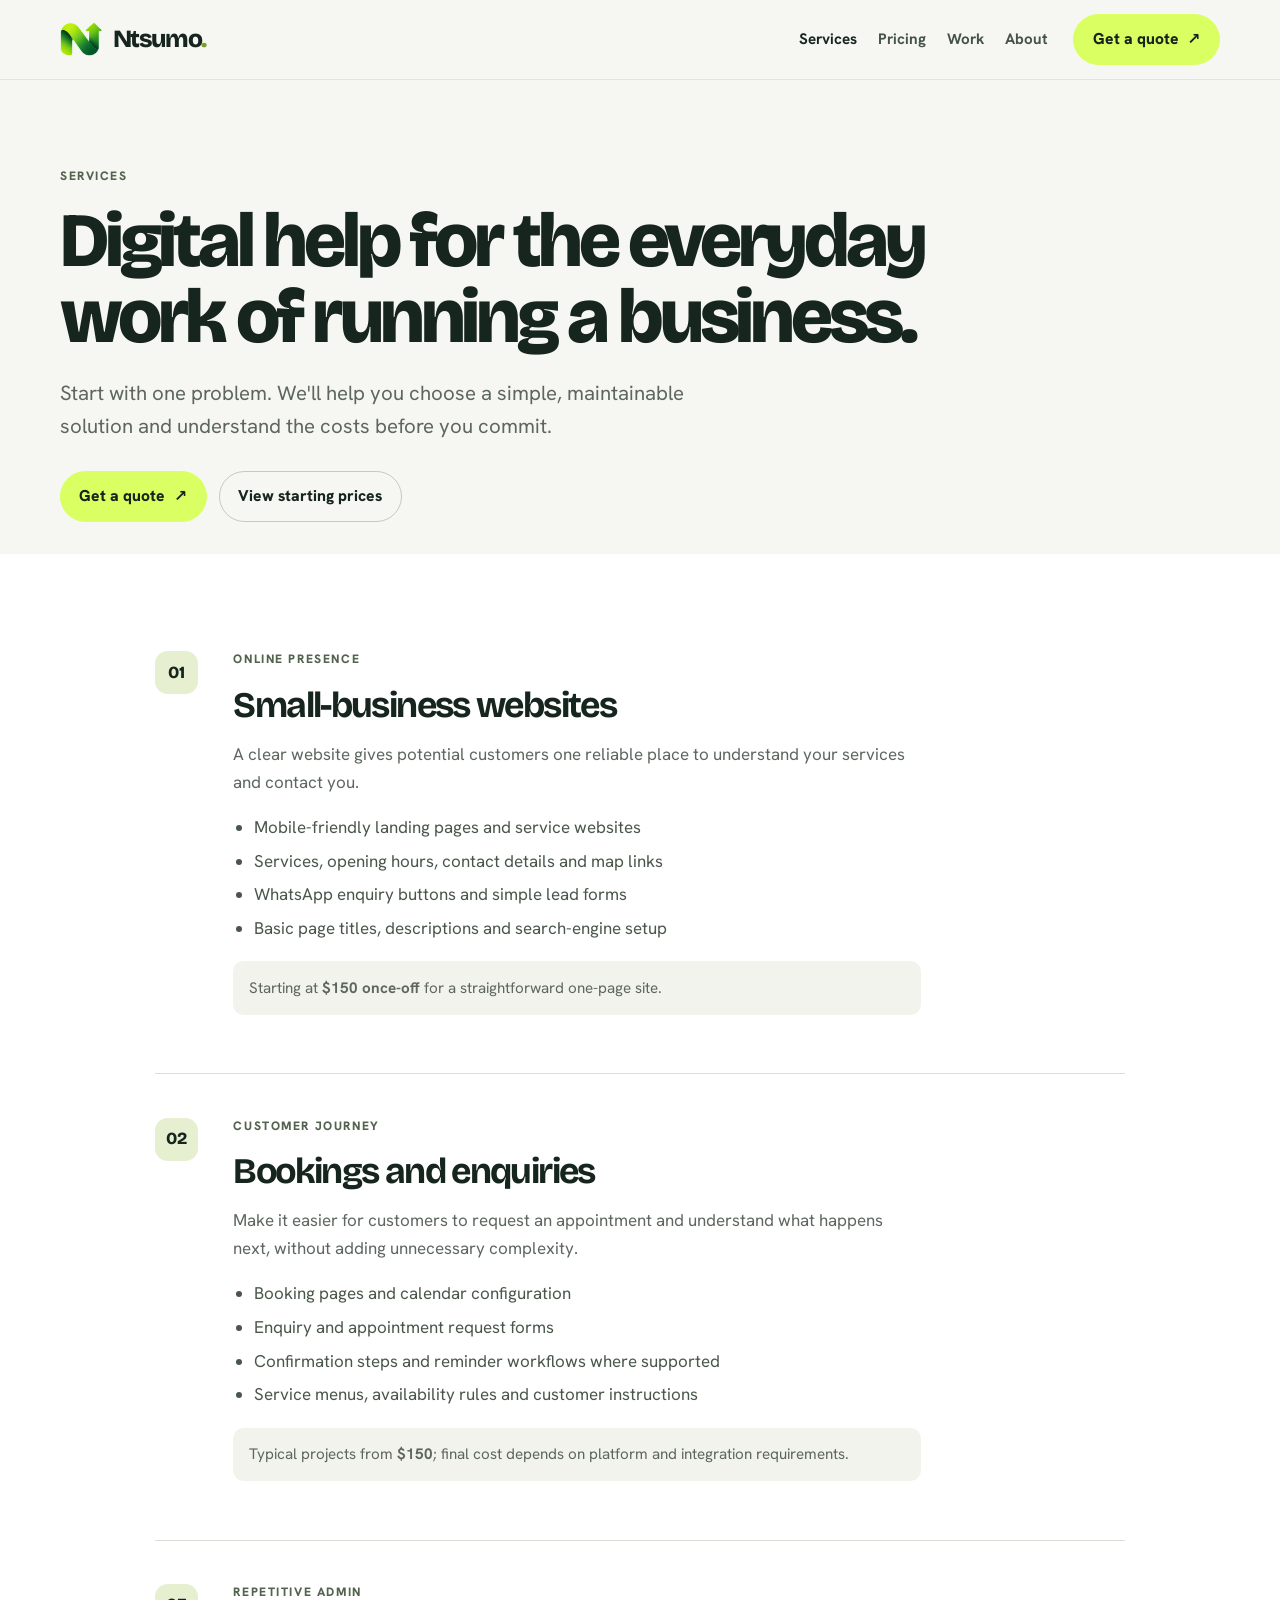
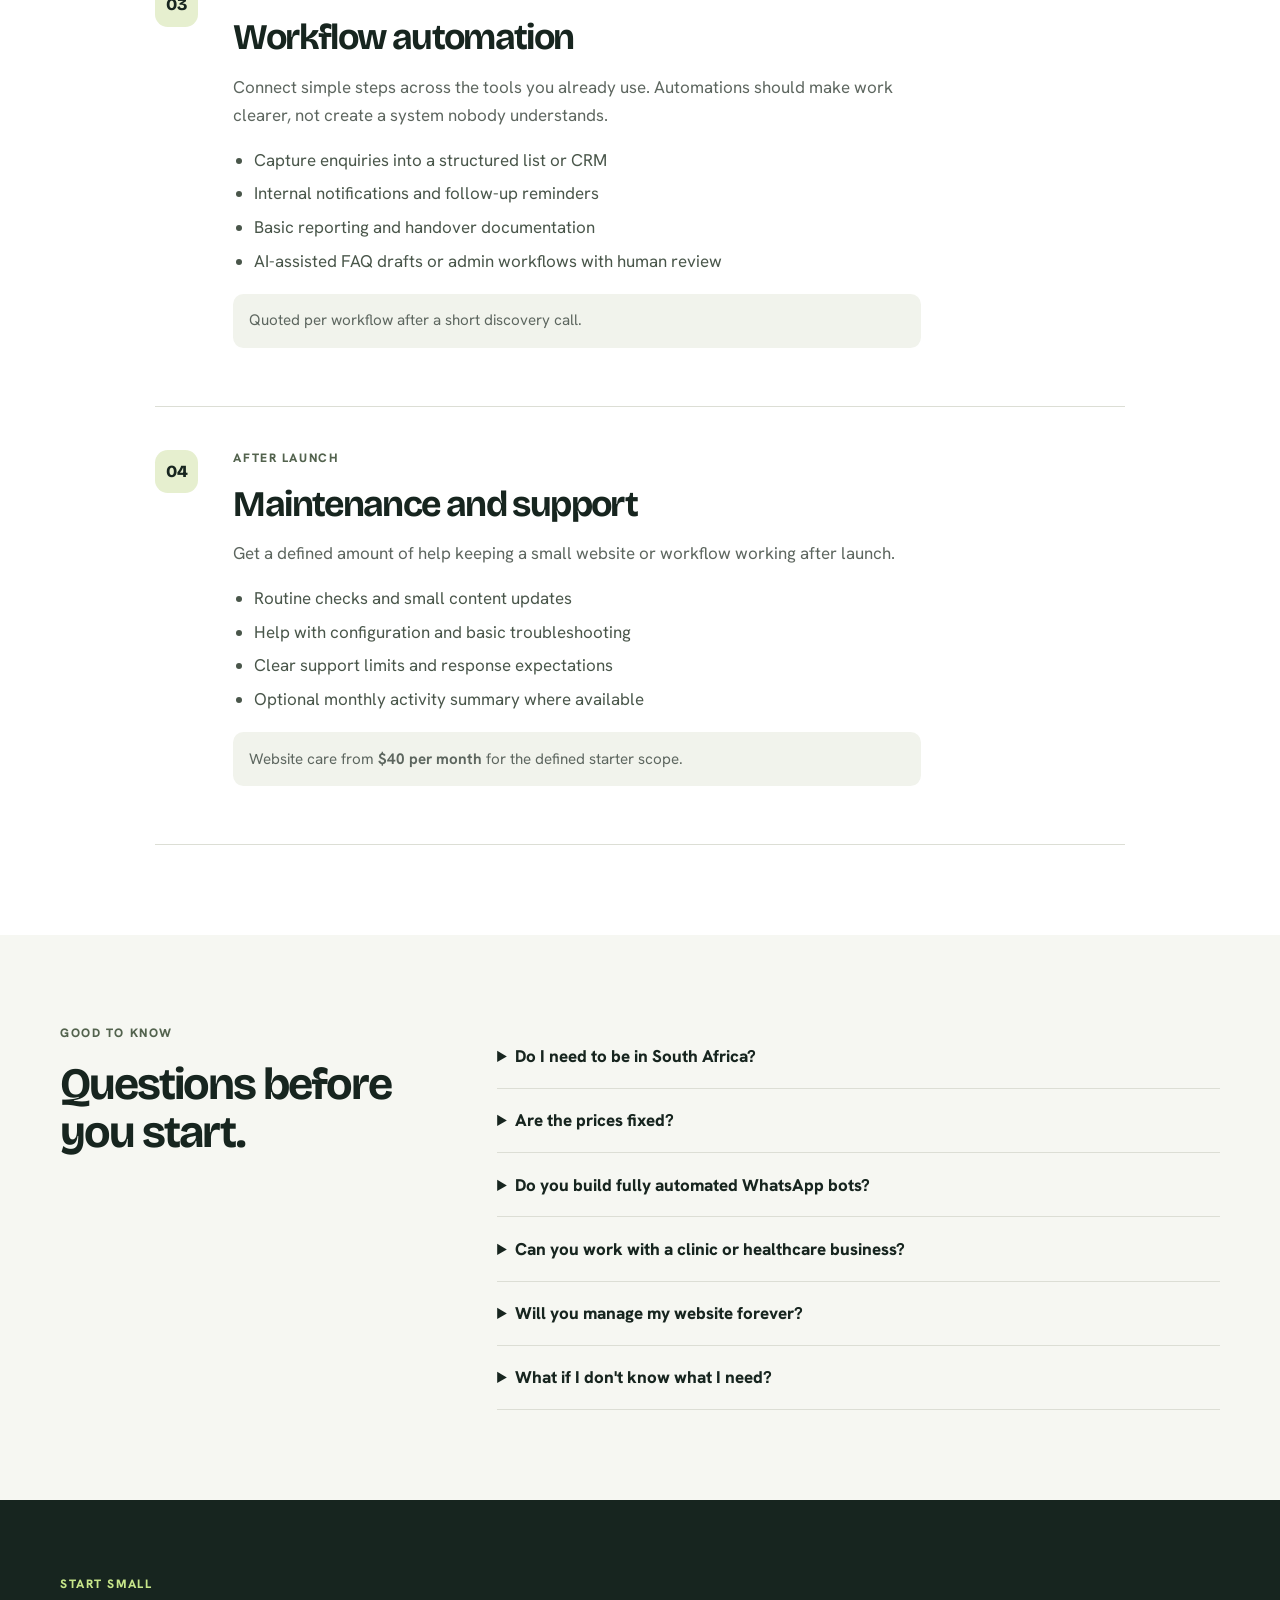
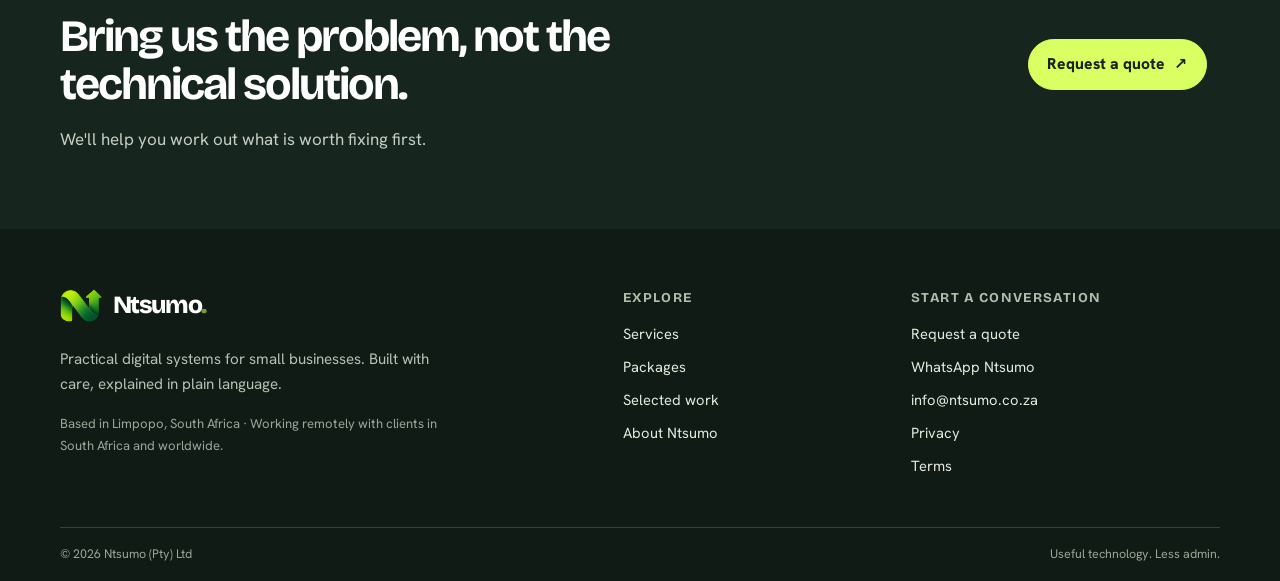
<file: services/index.html>
<!doctype html>
<html lang="en-ZA">
<head>
<meta charset="utf-8">
<meta name="viewport" content="width=device-width, initial-scale=1">
<title>Services | Websites, bookings & automation | Ntsumo</title>
<meta name="description" content="Explore Ntsumo services: small-business websites, booking and enquiry workflows, and practical business automation.">
<link rel="canonical" href="https://ntsumo.co.za/services/">
<meta name="theme-color" content="#17251f">
<meta property="og:type" content="website">
<meta property="og:site_name" content="Ntsumo">
<meta property="og:locale" content="en_ZA">
<meta property="og:title" content="Services | Websites, bookings & automation | Ntsumo">
<meta property="og:description" content="Explore Ntsumo services: small-business websites, booking and enquiry workflows, and practical business automation.">
<meta property="og:url" content="https://ntsumo.co.za/services/">
<meta property="og:image" content="https://ntsumo.co.za/assets/og-share.png">
<meta property="og:image:width" content="1200">
<meta property="og:image:height" content="630">
<meta property="og:image:alt" content="Ntsumo: Less admin. More room to grow.">
<meta name="twitter:card" content="summary_large_image">
<link rel="icon" href="/favicon.ico" sizes="32x32">
<link rel="icon" href="/favicon.svg" type="image/svg+xml">
<link rel="apple-touch-icon" href="/apple-touch-icon.png">
<link rel="manifest" href="/site.webmanifest">
<link rel="preconnect" href="https://fonts.googleapis.com">
<link rel="preconnect" href="https://fonts.gstatic.com" crossorigin>
<link href="https://fonts.googleapis.com/css2?family=Bricolage+Grotesque:opsz,wght@12..96,600..800&family=Hanken+Grotesk:wght@400;500;600;700&display=swap" rel="stylesheet">
<link rel="stylesheet" href="/assets/style.css">
</head>
<body><a class="skip" href="#main">Skip to content</a>
<header class="site-header"><div class="wrap header-inner">
<a class="brand" href="/" aria-label="Ntsumo home"><img class="brand-mark" src="/assets/ntsumo-mark.png" alt="" width="42" height="34"><span>Ntsumo<span class="brand-dot">.</span></span></a>
<nav class="nav" aria-label="Main navigation"><a href="/services/" aria-current="page">Services</a><a href="/#pricing">Pricing</a><a href="/work/">Work</a><a href="/about/">About</a><a class="btn btn-primary nav-cta" href="/contact/">Get a quote <span aria-hidden="true">↗</span></a></nav>
</div></header><main id="main">
<section class="page-head page-head-new"><div class="wrap"><p class="eyebrow">SERVICES</p><h1>Digital help for the everyday work of running a business.</h1><p class="lede">Start with one problem. We'll help you choose a simple, maintainable solution and understand the costs before you commit.</p><div class="actions"><a class="btn btn-primary" href="/contact/">Get a quote <span>↗</span></a><a class="btn btn-quiet" href="/#pricing">View starting prices</a></div></div></section>
<section class="section section-white"><div class="wrap service-detail-list">
<article class="service-detail" id="websites"><div class="detail-number">01</div><div><p class="eyebrow">ONLINE PRESENCE</p><h2>Small-business websites</h2><p>A clear website gives potential customers one reliable place to understand your services and contact you.</p><ul><li>Mobile-friendly landing pages and service websites</li><li>Services, opening hours, contact details and map links</li><li>WhatsApp enquiry buttons and simple lead forms</li><li>Basic page titles, descriptions and search-engine setup</li></ul><p class="detail-price">Starting at <b>$150 once-off</b> for a straightforward one-page site.</p></div></article>
<article class="service-detail" id="bookings"><div class="detail-number">02</div><div><p class="eyebrow">CUSTOMER JOURNEY</p><h2>Bookings and enquiries</h2><p>Make it easier for customers to request an appointment and understand what happens next, without adding unnecessary complexity.</p><ul><li>Booking pages and calendar configuration</li><li>Enquiry and appointment request forms</li><li>Confirmation steps and reminder workflows where supported</li><li>Service menus, availability rules and customer instructions</li></ul><p class="detail-price">Typical projects from <b>$150</b>; final cost depends on platform and integration requirements.</p></div></article>
<article class="service-detail" id="automation"><div class="detail-number">03</div><div><p class="eyebrow">REPETITIVE ADMIN</p><h2>Workflow automation</h2><p>Connect simple steps across the tools you already use. Automations should make work clearer, not create a system nobody understands.</p><ul><li>Capture enquiries into a structured list or CRM</li><li>Internal notifications and follow-up reminders</li><li>Basic reporting and handover documentation</li><li>AI-assisted FAQ drafts or admin workflows with human review</li></ul><p class="detail-price">Quoted per workflow after a short discovery call.</p></div></article>
<article class="service-detail" id="care"><div class="detail-number">04</div><div><p class="eyebrow">AFTER LAUNCH</p><h2>Maintenance and support</h2><p>Get a defined amount of help keeping a small website or workflow working after launch.</p><ul><li>Routine checks and small content updates</li><li>Help with configuration and basic troubleshooting</li><li>Clear support limits and response expectations</li><li>Optional monthly activity summary where available</li></ul><p class="detail-price">Website care from <b>$40 per month</b> for the defined starter scope.</p></div></article>
</div></section>
<section class="section"><div class="wrap faq-layout"><div><p class="eyebrow">GOOD TO KNOW</p><h2>Questions before you start.</h2></div><div class="faq"><details><summary>Do I need to be in South Africa?</summary><p>No. Ntsumo is based in Limpopo, South Africa, and works remotely with clients in South Africa and worldwide. Any required local registrations, taxes and payment arrangements are confirmed based on the actual project and business setup.</p></details><details><summary>Are the prices fixed?</summary><p>They are introductory starting prices for clearly defined, straightforward work. You receive a written quote for your requirements before paying. Third-party subscriptions, hosting, domains, message charges and advanced integrations are itemised or excluded.</p></details><details><summary>Do you build fully automated WhatsApp bots?</summary><p>We can scope WhatsApp-related workflows, but the available features and cost depend on the WhatsApp product, provider, approvals and integration requirements. We confirm those details before promising a feature or charging for it.</p></details><details><summary>Can you work with a clinic or healthcare business?</summary><p>Potentially, but healthcare information needs extra care. We would first review the workflow, data involved, platform terms and privacy requirements, and avoid collecting clinical details unnecessarily.</p></details><details><summary>Will you manage my website forever?</summary><p>Only if you choose an ongoing support arrangement. The written scope will explain what is maintained, what support is included, and how access and ownership are handed over.</p></details><details><summary>What if I don't know what I need?</summary><p>That's fine. Explain what takes too much time or causes customer confusion. We'll recommend a small starting point rather than automatically suggesting a large system.</p></details></div></div></section>
<section class="band band-new"><div class="wrap band-content"><div><p class="eyebrow">START SMALL</p><h2>Bring us the problem, not the technical solution.</h2><p>We'll help you work out what is worth fixing first.</p></div><div class="band-actions"><a class="btn btn-primary" href="/contact/">Request a quote <span>↗</span></a></div></div></section>
</main><footer class="site-footer"><div class="wrap footer-grid">
<div class="footer-brand"><a class="brand brand-light" href="/"><img class="brand-mark" src="/assets/ntsumo-mark.png" alt="" width="42" height="34"><span>Ntsumo<span class="brand-dot">.</span></span></a><p>Practical digital systems for small businesses. Built with care, explained in plain language.</p><p class="footer-location">Based in Limpopo, South Africa · Working remotely with clients in South Africa and worldwide.</p></div>
<div><h2>Explore</h2><ul><li><a href="/services/">Services</a></li><li><a href="/#pricing">Packages</a></li><li><a href="/work/">Selected work</a></li><li><a href="/about/">About Ntsumo</a></li></ul></div>
<div><h2>Start a conversation</h2><ul><li><a href="/contact/">Request a quote</a></li><li><a href="https://wa.me/27614979449" rel="noopener">WhatsApp Ntsumo</a></li><li><a href="mailto:info@ntsumo.co.za">info@ntsumo.co.za</a></li><li><a href="/privacy/">Privacy</a></li><li><a href="/terms/">Terms</a></li></ul></div>
</div><div class="wrap footer-bottom"><span>© 2026 Ntsumo (Pty) Ltd</span><span>Useful technology. Less admin.</span></div></footer>
</body></html>
</file>
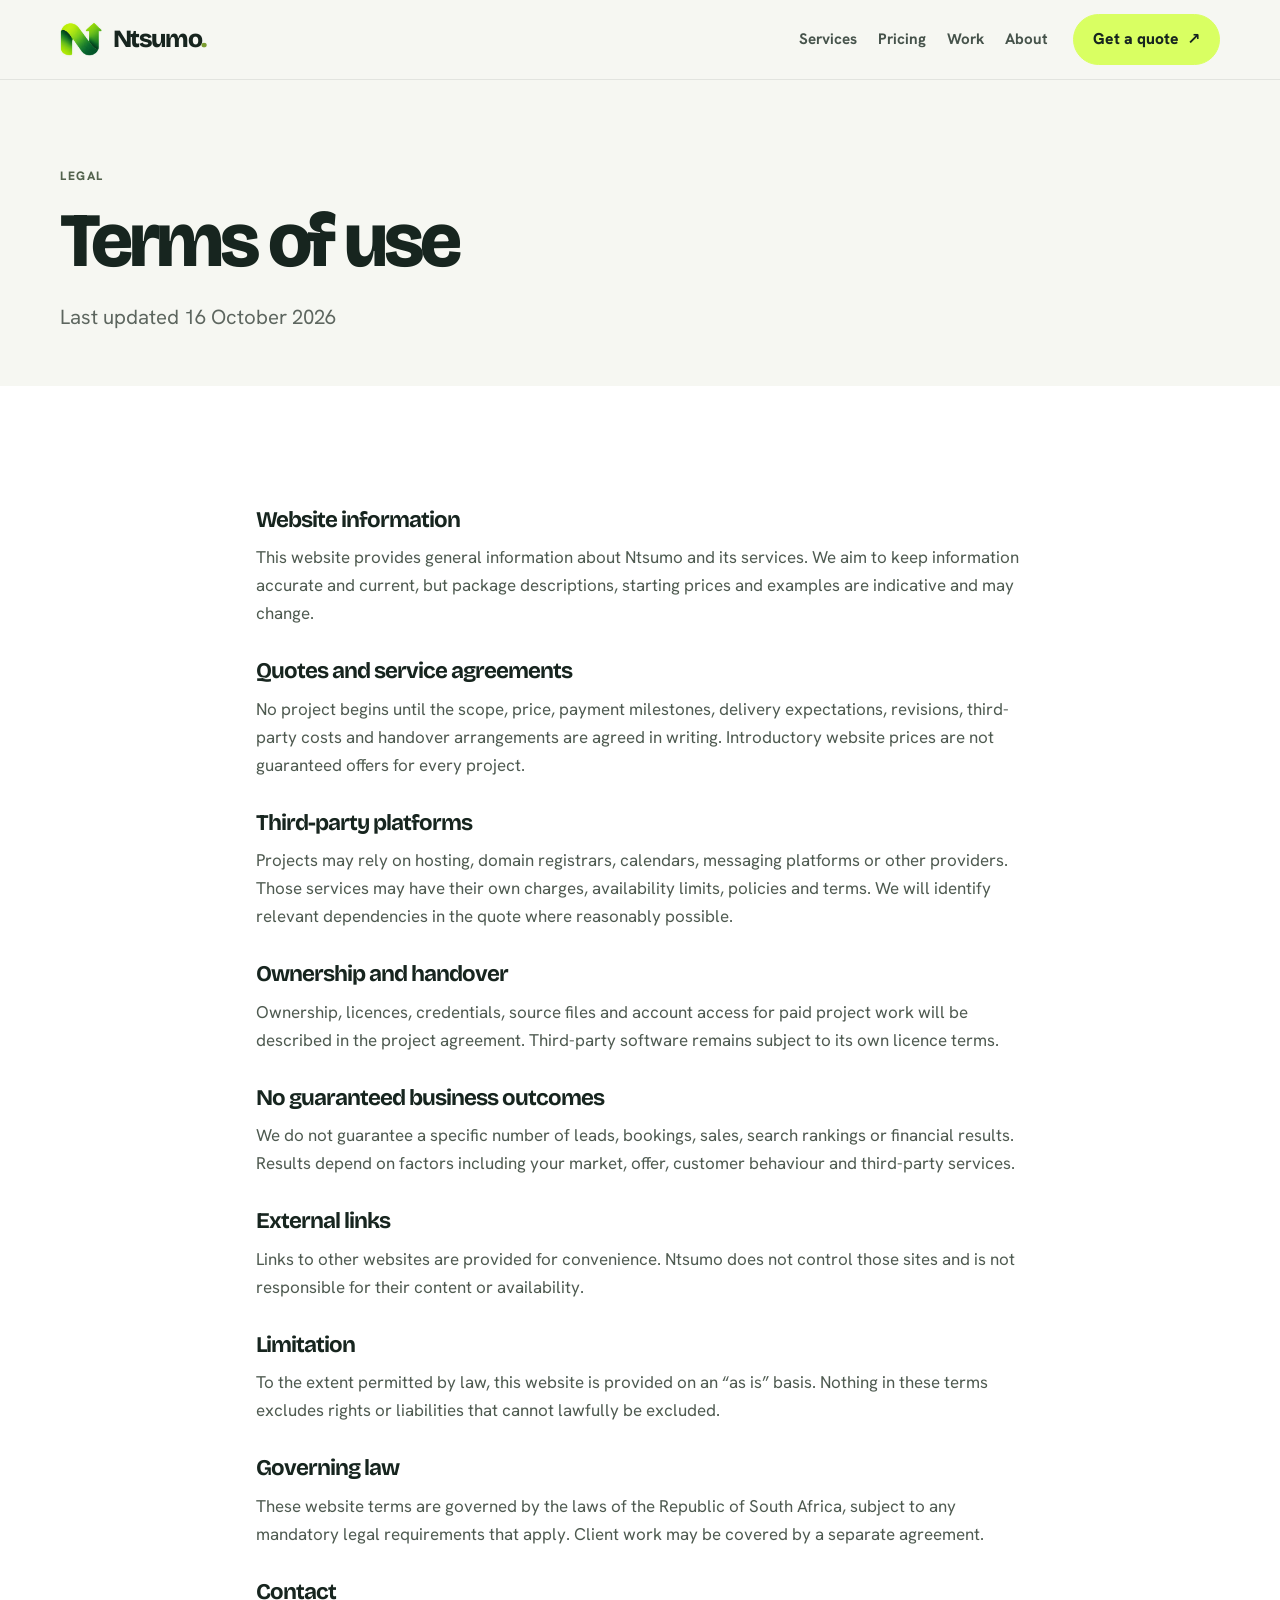
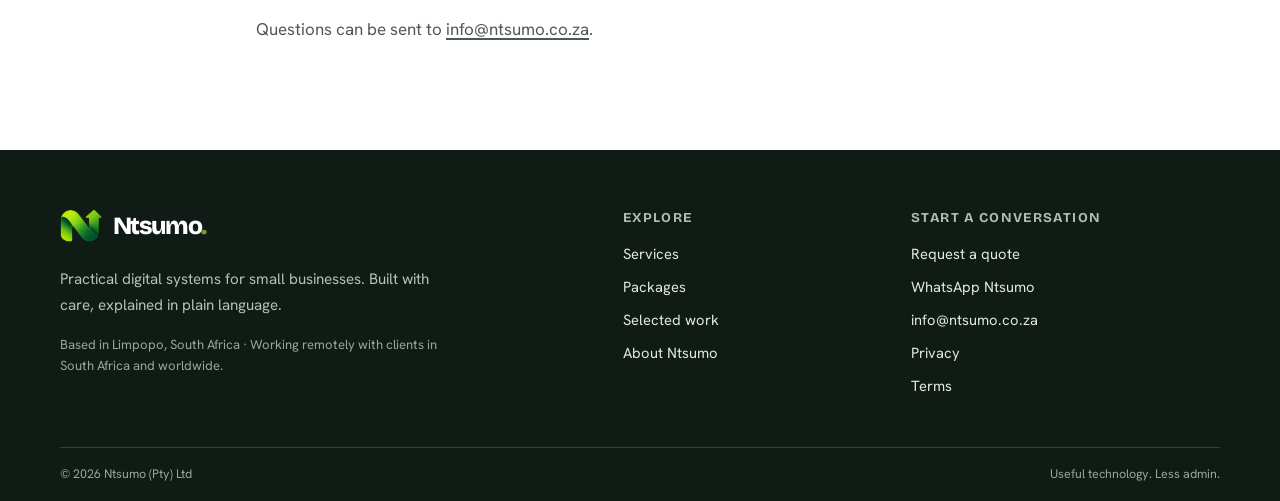
<file: terms/index.html>
<!doctype html>
<html lang="en-ZA">
<head>
<meta charset="utf-8">
<meta name="viewport" content="width=device-width, initial-scale=1">
<title>Terms of use | Ntsumo</title>
<meta name="description" content="Terms for using the Ntsumo website and introductory information about services.">
<link rel="canonical" href="https://ntsumo.co.za/terms/">
<meta name="theme-color" content="#17251f">
<meta property="og:type" content="website">
<meta property="og:site_name" content="Ntsumo">
<meta property="og:locale" content="en_ZA">
<meta property="og:title" content="Terms of use | Ntsumo">
<meta property="og:description" content="Terms for using the Ntsumo website and introductory information about services.">
<meta property="og:url" content="https://ntsumo.co.za/terms/">
<meta property="og:image" content="https://ntsumo.co.za/assets/og-share.png">
<meta property="og:image:width" content="1200">
<meta property="og:image:height" content="630">
<meta property="og:image:alt" content="Ntsumo: Less admin. More room to grow.">
<meta name="twitter:card" content="summary_large_image">
<link rel="icon" href="/favicon.ico" sizes="32x32">
<link rel="icon" href="/favicon.svg" type="image/svg+xml">
<link rel="apple-touch-icon" href="/apple-touch-icon.png">
<link rel="manifest" href="/site.webmanifest">
<link rel="preconnect" href="https://fonts.googleapis.com">
<link rel="preconnect" href="https://fonts.gstatic.com" crossorigin>
<link href="https://fonts.googleapis.com/css2?family=Bricolage+Grotesque:opsz,wght@12..96,600..800&family=Hanken+Grotesk:wght@400;500;600;700&display=swap" rel="stylesheet">
<link rel="stylesheet" href="/assets/style.css">
</head>
<body><a class="skip" href="#main">Skip to content</a>
<header class="site-header"><div class="wrap header-inner">
<a class="brand" href="/" aria-label="Ntsumo home"><img class="brand-mark" src="/assets/ntsumo-mark.png" alt="" width="42" height="34"><span>Ntsumo<span class="brand-dot">.</span></span></a>
<nav class="nav" aria-label="Main navigation"><a href="/services/">Services</a><a href="/#pricing">Pricing</a><a href="/work/">Work</a><a href="/about/">About</a><a class="btn btn-primary nav-cta" href="/contact/">Get a quote <span aria-hidden="true">↗</span></a></nav>
</div></header><main id="main"><section class="page-head page-head-new"><div class="wrap"><p class="eyebrow">LEGAL</p><h1>Terms of use</h1><p class="lede">Last updated 16 October 2026</p></div></section><section class="section section-white"><div class="wrap legal"><h2>Website information</h2><p>This website provides general information about Ntsumo and its services. We aim to keep information accurate and current, but package descriptions, starting prices and examples are indicative and may change.</p><h2>Quotes and service agreements</h2><p>No project begins until the scope, price, payment milestones, delivery expectations, revisions, third-party costs and handover arrangements are agreed in writing. Introductory website prices are not guaranteed offers for every project.</p><h2>Third-party platforms</h2><p>Projects may rely on hosting, domain registrars, calendars, messaging platforms or other providers. Those services may have their own charges, availability limits, policies and terms. We will identify relevant dependencies in the quote where reasonably possible.</p><h2>Ownership and handover</h2><p>Ownership, licences, credentials, source files and account access for paid project work will be described in the project agreement. Third-party software remains subject to its own licence terms.</p><h2>No guaranteed business outcomes</h2><p>We do not guarantee a specific number of leads, bookings, sales, search rankings or financial results. Results depend on factors including your market, offer, customer behaviour and third-party services.</p><h2>External links</h2><p>Links to other websites are provided for convenience. Ntsumo does not control those sites and is not responsible for their content or availability.</p><h2>Limitation</h2><p>To the extent permitted by law, this website is provided on an “as is” basis. Nothing in these terms excludes rights or liabilities that cannot lawfully be excluded.</p><h2>Governing law</h2><p>These website terms are governed by the laws of the Republic of South Africa, subject to any mandatory legal requirements that apply. Client work may be covered by a separate agreement.</p><h2>Contact</h2><p>Questions can be sent to <a href="mailto:info@ntsumo.co.za">info@ntsumo.co.za</a>.</p></div></section></main><footer class="site-footer"><div class="wrap footer-grid">
<div class="footer-brand"><a class="brand brand-light" href="/"><img class="brand-mark" src="/assets/ntsumo-mark.png" alt="" width="42" height="34"><span>Ntsumo<span class="brand-dot">.</span></span></a><p>Practical digital systems for small businesses. Built with care, explained in plain language.</p><p class="footer-location">Based in Limpopo, South Africa · Working remotely with clients in South Africa and worldwide.</p></div>
<div><h2>Explore</h2><ul><li><a href="/services/">Services</a></li><li><a href="/#pricing">Packages</a></li><li><a href="/work/">Selected work</a></li><li><a href="/about/">About Ntsumo</a></li></ul></div>
<div><h2>Start a conversation</h2><ul><li><a href="/contact/">Request a quote</a></li><li><a href="https://wa.me/27614979449" rel="noopener">WhatsApp Ntsumo</a></li><li><a href="mailto:info@ntsumo.co.za">info@ntsumo.co.za</a></li><li><a href="/privacy/">Privacy</a></li><li><a href="/terms/">Terms</a></li></ul></div>
</div><div class="wrap footer-bottom"><span>© 2026 Ntsumo (Pty) Ltd</span><span>Useful technology. Less admin.</span></div></footer>
</body></html>
</file>
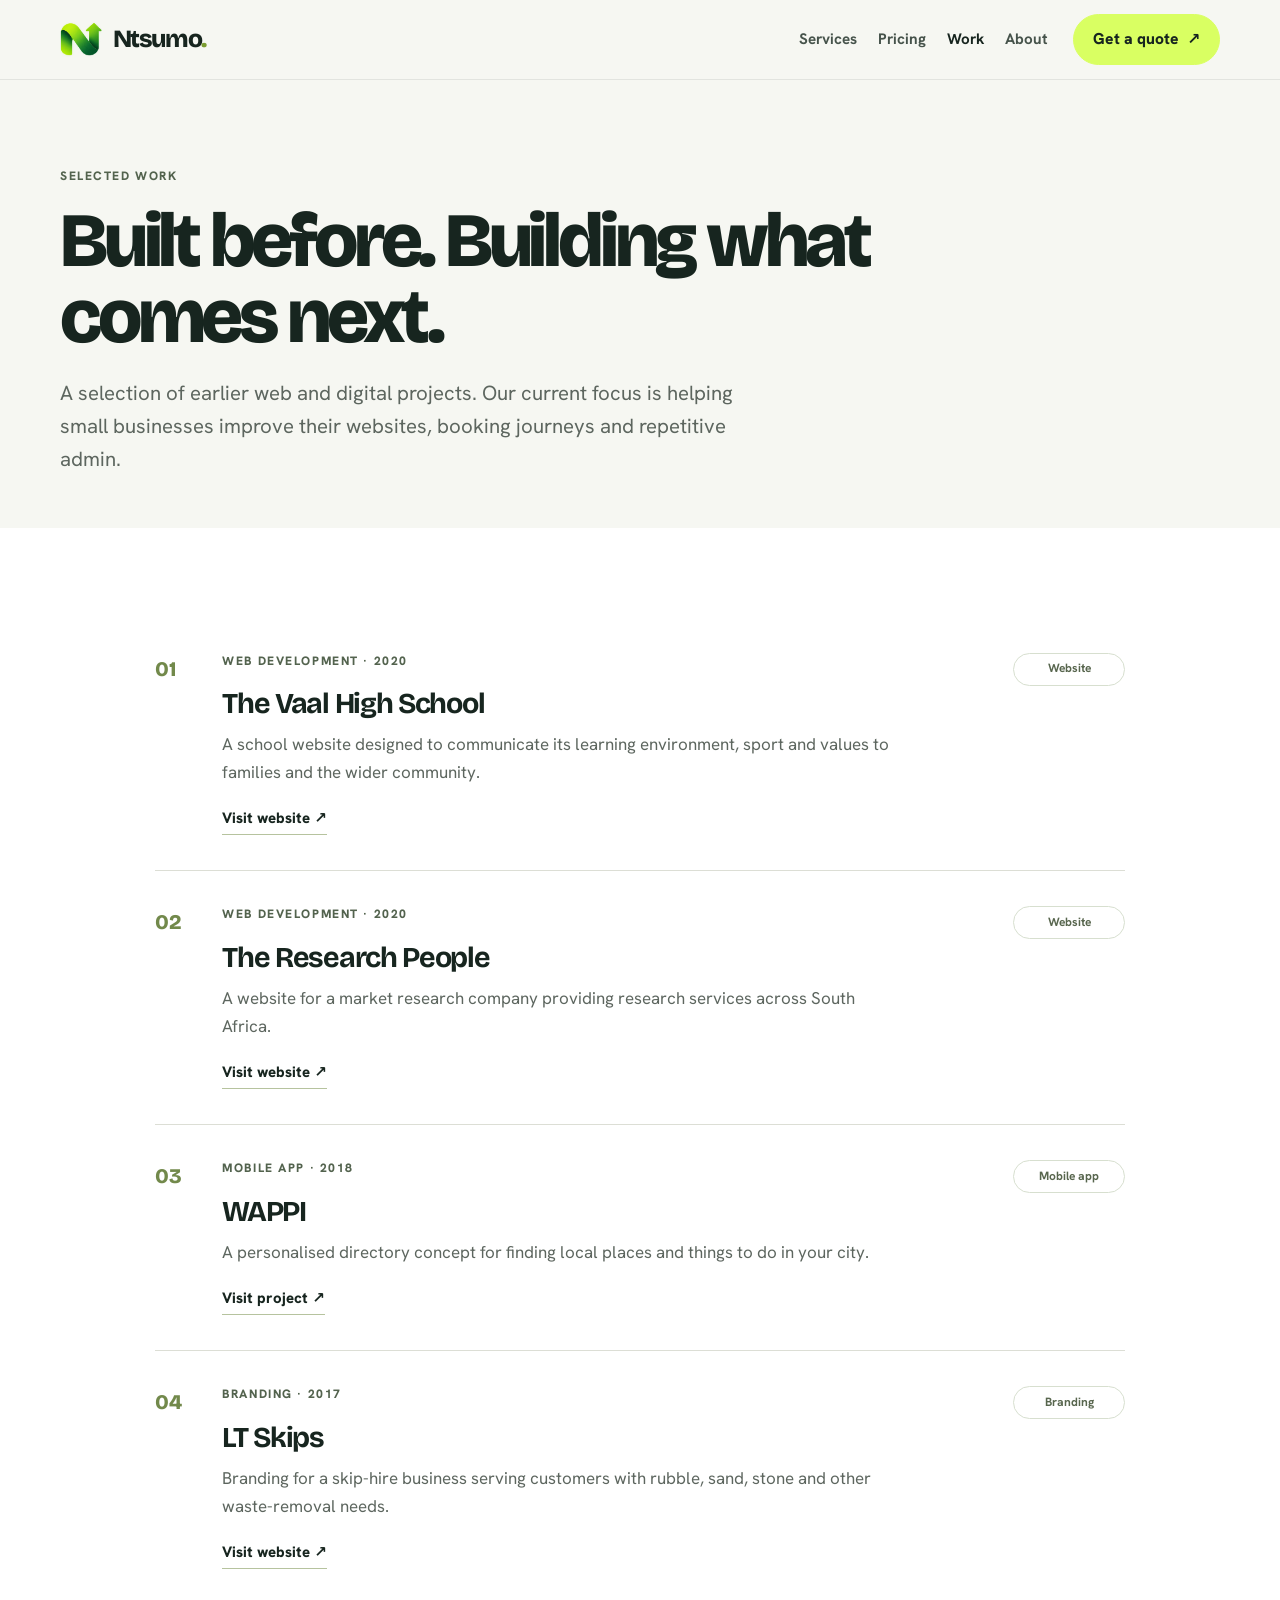
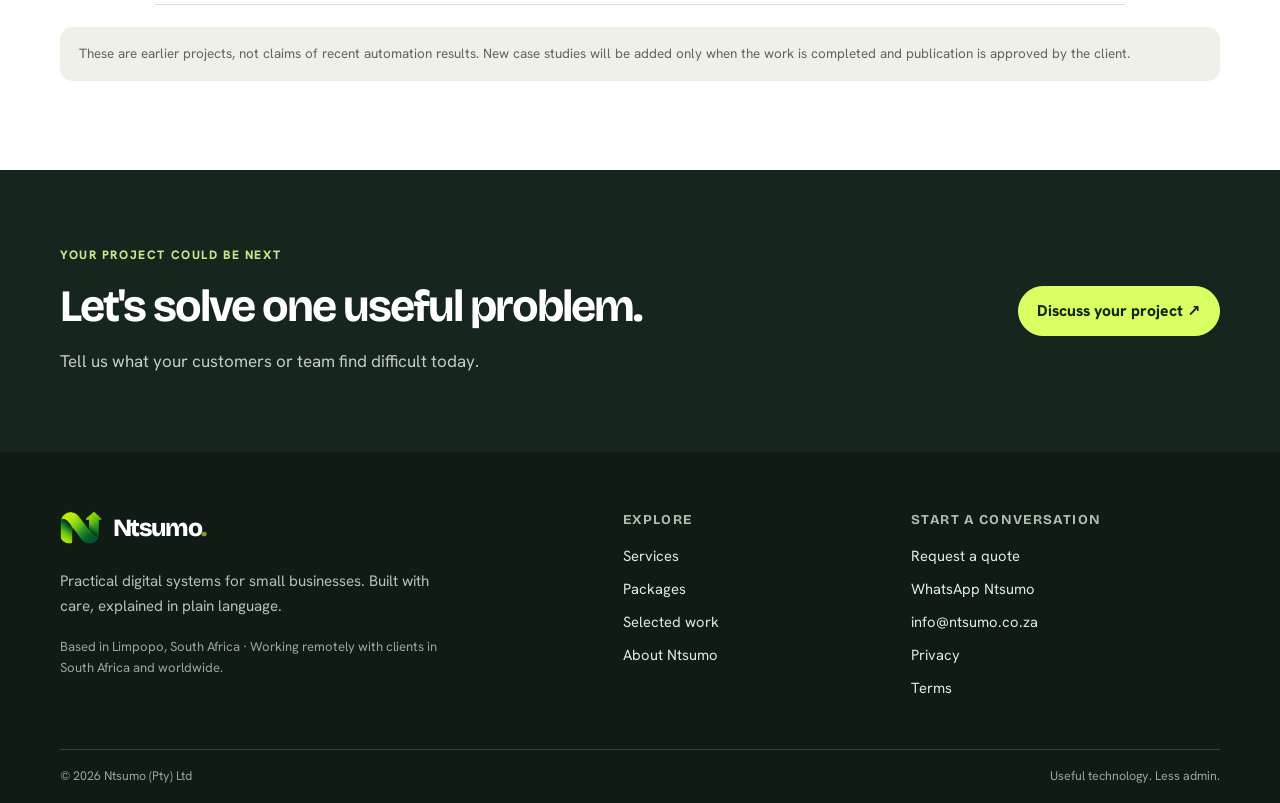
<file: work/index.html>
<!doctype html>
<html lang="en-ZA">
<head>
<meta charset="utf-8">
<meta name="viewport" content="width=device-width, initial-scale=1">
<title>Selected work | Ntsumo</title>
<meta name="description" content="Explore selected website and digital projects from Ntsumo. Automation case studies will be added as client projects are completed and approved for publication.">
<link rel="canonical" href="https://ntsumo.co.za/work/">
<meta name="theme-color" content="#17251f">
<meta property="og:type" content="website">
<meta property="og:site_name" content="Ntsumo">
<meta property="og:locale" content="en_ZA">
<meta property="og:title" content="Selected work | Ntsumo">
<meta property="og:description" content="Explore selected website and digital projects from Ntsumo. Automation case studies will be added as client projects are completed and approved for publication.">
<meta property="og:url" content="https://ntsumo.co.za/work/">
<meta property="og:image" content="https://ntsumo.co.za/assets/og-share.png">
<meta property="og:image:width" content="1200">
<meta property="og:image:height" content="630">
<meta property="og:image:alt" content="Ntsumo: Less admin. More room to grow.">
<meta name="twitter:card" content="summary_large_image">
<link rel="icon" href="/favicon.ico" sizes="32x32">
<link rel="icon" href="/favicon.svg" type="image/svg+xml">
<link rel="apple-touch-icon" href="/apple-touch-icon.png">
<link rel="manifest" href="/site.webmanifest">
<link rel="preconnect" href="https://fonts.googleapis.com">
<link rel="preconnect" href="https://fonts.gstatic.com" crossorigin>
<link href="https://fonts.googleapis.com/css2?family=Bricolage+Grotesque:opsz,wght@12..96,600..800&family=Hanken+Grotesk:wght@400;500;600;700&display=swap" rel="stylesheet">
<link rel="stylesheet" href="/assets/style.css">
</head>
<body><a class="skip" href="#main">Skip to content</a>
<header class="site-header"><div class="wrap header-inner">
<a class="brand" href="/" aria-label="Ntsumo home"><img class="brand-mark" src="/assets/ntsumo-mark.png" alt="" width="42" height="34"><span>Ntsumo<span class="brand-dot">.</span></span></a>
<nav class="nav" aria-label="Main navigation"><a href="/services/">Services</a><a href="/#pricing">Pricing</a><a href="/work/" aria-current="page">Work</a><a href="/about/">About</a><a class="btn btn-primary nav-cta" href="/contact/">Get a quote <span aria-hidden="true">↗</span></a></nav>
</div></header><main id="main"><section class="page-head page-head-new"><div class="wrap"><p class="eyebrow">SELECTED WORK</p><h1>Built before. Building what comes next.</h1><p class="lede">A selection of earlier web and digital projects. Our current focus is helping small businesses improve their websites, booking journeys and repetitive admin.</p></div></section>
<section class="section section-white"><div class="wrap project-list-new">
<article class="project-new"><div class="project-number">01</div><div><p class="eyebrow">WEB DEVELOPMENT · 2020</p><h2>The Vaal High School</h2><p>A school website designed to communicate its learning environment, sport and values to families and the wider community.</p><a class="text-link" href="https://vaalhighschool.co.za/" rel="noopener">Visit website ↗</a></div><div class="project-chip">Website</div></article>
<article class="project-new"><div class="project-number">02</div><div><p class="eyebrow">WEB DEVELOPMENT · 2020</p><h2>The Research People</h2><p>A website for a market research company providing research services across South Africa.</p><a class="text-link" href="https://theresearchpeople.co.za/" rel="noopener">Visit website ↗</a></div><div class="project-chip">Website</div></article>
<article class="project-new"><div class="project-number">03</div><div><p class="eyebrow">MOBILE APP · 2018</p><h2>WAPPI</h2><p>A personalised directory concept for finding local places and things to do in your city.</p><a class="text-link" href="https://wappiapp.github.io/" rel="noopener">Visit project ↗</a></div><div class="project-chip">Mobile app</div></article>
<article class="project-new"><div class="project-number">04</div><div><p class="eyebrow">BRANDING · 2017</p><h2>LT Skips</h2><p>Branding for a skip-hire business serving customers with rubble, sand, stone and other waste-removal needs.</p><a class="text-link" href="https://ltskips.co.za/" rel="noopener">Visit website ↗</a></div><div class="project-chip">Branding</div></article>
</div><div class="wrap"><p class="pricing-note">These are earlier projects, not claims of recent automation results. New case studies will be added only when the work is completed and publication is approved by the client.</p></div></section><section class="band band-new"><div class="wrap band-content"><div><p class="eyebrow">YOUR PROJECT COULD BE NEXT</p><h2>Let's solve one useful problem.</h2><p>Tell us what your customers or team find difficult today.</p></div><div class="band-actions"><a class="btn btn-primary" href="/contact/">Discuss your project ↗</a></div></div></section></main><footer class="site-footer"><div class="wrap footer-grid">
<div class="footer-brand"><a class="brand brand-light" href="/"><img class="brand-mark" src="/assets/ntsumo-mark.png" alt="" width="42" height="34"><span>Ntsumo<span class="brand-dot">.</span></span></a><p>Practical digital systems for small businesses. Built with care, explained in plain language.</p><p class="footer-location">Based in Limpopo, South Africa · Working remotely with clients in South Africa and worldwide.</p></div>
<div><h2>Explore</h2><ul><li><a href="/services/">Services</a></li><li><a href="/#pricing">Packages</a></li><li><a href="/work/">Selected work</a></li><li><a href="/about/">About Ntsumo</a></li></ul></div>
<div><h2>Start a conversation</h2><ul><li><a href="/contact/">Request a quote</a></li><li><a href="https://wa.me/27614979449" rel="noopener">WhatsApp Ntsumo</a></li><li><a href="mailto:info@ntsumo.co.za">info@ntsumo.co.za</a></li><li><a href="/privacy/">Privacy</a></li><li><a href="/terms/">Terms</a></li></ul></div>
</div><div class="wrap footer-bottom"><span>© 2026 Ntsumo (Pty) Ltd</span><span>Useful technology. Less admin.</span></div></footer>
</body></html>
</file>
<file: assets/style.css>
/* Ntsumo visual refresh: warm paper, forest ink, vivid citrus accents. */
:root{--ink:#17251f;--paper:#f6f7f2;--white:#fff;--lilac:#e9e8f5;--lilac-line:#dcded5;--saffron:#d9ff62;--saffron-press:#c5ed4b;--mint:#d9f2e4;--muted:#5d665f;--focus:#386d4b;--error-bg:#fbe3e0;--font-head:"Bricolage Grotesque",system-ui,-apple-system,"Segoe UI",sans-serif;--font-body:"Hanken Grotesk",system-ui,-apple-system,"Segoe UI",sans-serif;--wrap:1160px}
*,*::before,*::after{box-sizing:border-box}html{-webkit-text-size-adjust:100%;scroll-behavior:smooth;scroll-padding-top:6rem}body{margin:0;background:var(--paper);color:var(--ink);font-family:var(--font-body);font-size:1.0625rem;line-height:1.65}img{max-width:100%;display:block}h1,h2,h3{font-family:var(--font-head);margin:0;line-height:1.08;letter-spacing:-.035em}h1{font-size:clamp(2.65rem,6vw,5.4rem);font-weight:800;line-height:.99;letter-spacing:-.055em}h2{font-size:clamp(1.9rem,3.5vw,3.15rem);font-weight:700;letter-spacing:-.045em}h3{font-size:1.32rem;font-weight:700;line-height:1.2;letter-spacing:-.025em}p{margin:0 0 1em}a{color:inherit;text-decoration-thickness:1.5px;text-underline-offset:.2em}a:hover{text-decoration-color:#7a9c30}:focus-visible{outline:3px solid var(--focus);outline-offset:4px;border-radius:4px}.wrap{width:min(100% - 2.5rem,var(--wrap));margin-inline:auto}.muted{color:var(--muted)}.skip{position:absolute;left:-999px;top:0;z-index:99;background:var(--ink);color:var(--white);padding:.75rem 1rem}.skip:focus{left:0}.eyebrow{font-size:.76rem;font-weight:800;letter-spacing:.13em;line-height:1.4;margin:0 0 1.15rem;color:#53634e}.eyebrow-dot{display:inline-block;width:.55rem;height:.55rem;background:#80a52e;border-radius:50%;margin-right:.45rem;vertical-align:middle}.lede{font-size:clamp(1.1rem,2vw,1.28rem);max-width:39rem;margin-top:1.35rem;color:var(--muted);line-height:1.6}
/* Header */.site-header{position:sticky;top:0;z-index:50;background:rgba(246,247,242,.94);backdrop-filter:blur(14px);border-bottom:1px solid rgba(23,37,31,.09)}.header-inner{display:flex;align-items:center;justify-content:space-between;gap:1rem;padding-block:.9rem}.brand{display:inline-flex;align-items:center;gap:.65rem;text-decoration:none;font-family:var(--font-head);font-weight:800;font-size:1.55rem;letter-spacing:-.055em;white-space:nowrap}.brand-mark{width:auto;height:2.15rem;display:block;flex:none}.brand-dot{color:#7a9c30}.nav{display:flex;align-items:center;flex-wrap:wrap;gap:.45rem 1.3rem;font-size:.95rem;font-weight:700}.nav a:not(.btn){text-decoration:none;color:#46534b}.nav a:not(.btn):hover,.nav a[aria-current=page]:not(.btn){color:var(--ink)}.nav-cta{margin-left:.25rem}.btn{display:inline-flex;align-items:center;justify-content:center;gap:.55rem;cursor:pointer;text-decoration:none;font-family:var(--font-body);font-weight:800;font-size:.98rem;line-height:1.2;padding:.92rem 1.15rem;border-radius:999px;border:1.5px solid var(--ink);background:transparent;color:var(--ink);transition:transform .18s ease,background .18s ease,border-color .18s ease}.btn:hover{transform:translateY(-1px);text-decoration:none}.btn-primary{background:var(--saffron);border-color:var(--saffron)}.btn-primary:hover{background:var(--saffron-press);border-color:var(--saffron-press)}.btn-quiet{border-color:rgba(23,37,31,.22)}.btn-quiet:hover,.btn-outline:hover{background:#ecefe6}.btn-outline{border-color:#cfd5c9}.btn-full{width:100%}.actions{display:flex;flex-wrap:wrap;gap:.75rem;margin-top:1.8rem}
/* Hero */.hero-new{padding-block:clamp(3.8rem,8vw,7.5rem);overflow:hidden}.hero-grid{display:grid;grid-template-columns:minmax(0,1.04fr) minmax(0,.96fr);gap:clamp(2rem,5vw,5rem);align-items:center}.hero-copy h1 span{color:#647e39}.hero-copy .lede{max-width:36rem}.trust-line{display:flex;flex-wrap:wrap;align-items:center;gap:.45rem .65rem;margin-top:1.7rem;font-size:.84rem;color:var(--muted);font-weight:600}.trust-check{display:grid;place-items:center;width:1.25rem;height:1.25rem;border-radius:50%;background:#dcebc5;color:#354b25;font-size:.75rem}.trust-sep{color:#a1a99e}.hero-visual{position:relative;min-height:440px;display:grid;place-items:center}.visual-orbit{position:absolute;border:1px solid #d9decf;border-radius:50%;aspect-ratio:1}.orbit-one{width:96%;transform:rotate(-16deg)}.orbit-two{width:75%;transform:rotate(24deg);border-style:dashed}.visual-card-main{position:relative;z-index:2;width:min(100%,370px);padding:1.3rem;background:#fff;border:1px solid #e5e8df;border-radius:1.4rem;box-shadow:0 24px 70px rgba(29,47,34,.13);transform:rotate(1deg)}.mock-top{display:flex;justify-content:space-between;align-items:center;gap:1rem;padding-bottom:1.2rem;border-bottom:1px solid #edf0e8}.mock-brand{display:flex;align-items:center;gap:.5rem;font-weight:800;font-size:.9rem}.mock-logo{display:grid;place-items:center;background:var(--saffron);width:1.8rem;height:1.8rem;border-radius:.5rem;font-family:var(--font-head)}.mock-status{font-size:.7rem;color:#4c824b;font-weight:800}.mock-kicker{margin:1.3rem 0 .45rem;font-size:.65rem;font-weight:800;letter-spacing:.13em;color:#7d8877}.visual-card-main h2{font-size:1.65rem;max-width:16rem}.mock-date{display:grid;grid-template-columns:repeat(4,1fr);gap:.45rem;margin:1.2rem 0}.mock-date span{background:#f5f6f1;border-radius:.65rem;padding:.55rem .2rem;text-align:center;font-size:.65rem;color:#7b8477;line-height:1.5}.mock-date b{font-size:1rem;color:var(--ink)}.mock-date .selected-date{background:var(--ink);color:#d9ff62}.mock-date .selected-date b{color:#fff}.mock-slots{display:flex;gap:.45rem}.mock-slots span{flex:1;border:1px solid #dfe4d9;border-radius:.5rem;text-align:center;padding:.5rem .1rem;font-size:.73rem;font-weight:700}.mock-slots .slot-selected{background:#eaf3d9;border-color:#a4c76e}.mock-confirm{display:flex;align-items:center;gap:.7rem;background:#f4f7ef;padding:.8rem;border-radius:.75rem;margin-top:1rem}.confirm-icon{display:grid;place-items:center;width:2rem;height:2rem;border-radius:50%;background:#d8eeb5;color:#385327;font-weight:900}.mock-confirm b,.mock-confirm small{display:block}.mock-confirm b{font-size:.82rem}.mock-confirm small{font-size:.7rem;color:var(--muted)}.float-note{position:absolute;z-index:3;display:flex;align-items:center;gap:.6rem;padding:.8rem .95rem;background:white;border:1px solid #e7eade;border-radius:.9rem;box-shadow:0 14px 34px rgba(29,47,34,.1);font-size:.75rem}.float-note b,.float-note small{display:block}.float-note b{font-size:.78rem}.float-note small{color:var(--muted);margin-top:.1rem}.note-top{top:7%;right:-.4rem}.note-bottom{bottom:6%;left:-.5rem}.float-icon{display:grid;place-items:center;width:2rem;height:2rem;border-radius:.65rem;background:#f1eafa;color:#6249a3;font-size:1.1rem}.green-icon{background:#e1f2d5;color:#456e31}.proof-strip{background:var(--ink);color:#fff}.proof-inner{display:flex;align-items:center;justify-content:space-between;gap:1rem;flex-wrap:wrap;padding-block:1.15rem}.proof-inner>span{font-size:.68rem;color:#aab6a8;letter-spacing:.13em;font-weight:800}.proof-inner b{font-size:.9rem}.proof-inner i{width:4px;height:4px;border-radius:50%;background:#a5bd78}
/* General sections */.section{padding-block:clamp(3.7rem,7vw,6rem)}.section-white{background:var(--white)}.section-head{margin-bottom:2.4rem}.section-head p{margin:1rem 0 0;color:var(--muted);max-width:40rem}.section-head-row{display:grid;grid-template-columns:minmax(0,1fr) minmax(16rem,.7fr);align-items:end;gap:2rem}.section-head-row>p{margin:0 0 .25rem}.service-cards{display:grid;grid-template-columns:repeat(3,minmax(0,1fr));gap:1.1rem}.service-card{padding:1.65rem;border:1px solid #e2e6dc;border-radius:1.1rem;background:#fff;min-height:320px;display:flex;flex-direction:column;align-items:flex-start}.featured-card{background:#f1f4e9;border-color:#d9e2c8}.service-icon{width:3rem;height:3rem;display:grid;place-items:center;border-radius:.9rem;font-size:1.5rem;font-weight:800;margin-bottom:1.5rem}.icon-lilac{background:#ece7fa;color:#68539a}.icon-yellow{background:#e2f5a8;color:#354923}.icon-green{background:#dcefe3;color:#366e50}.card-label{font-size:.7rem;letter-spacing:.12em;font-weight:800;color:#65715f;margin:0 0 .8rem}.service-card h3{margin-bottom:.7rem}.service-card p:not(.card-label){color:var(--muted);font-size:.98rem}.text-link{font-weight:800;font-size:.94rem;text-decoration:none;border-bottom:1px solid #b6c39e;padding-bottom:.18rem;display:inline-flex;gap:.45rem;align-items:center;margin-top:auto}.text-link span{font-size:1.1rem}.outcomes-grid{display:grid;grid-template-columns:minmax(0,.85fr) minmax(0,1.15fr);gap:clamp(2rem,8vw,8rem)}.section-intro{max-width:27rem;color:var(--muted);margin:1.25rem 0 1.4rem}.outcome-list article{display:grid;grid-template-columns:2.7rem 1fr;gap:1rem;padding:1.35rem 0;border-bottom:1px solid var(--lilac-line)}.outcome-num{font-size:.78rem;font-weight:800;color:#728c43;padding-top:.25rem}.outcome-list h3{margin-bottom:.45rem}.outcome-list p{color:var(--muted);margin:0;font-size:.98rem}
/* Pricing */.pricing-grid{display:grid;grid-template-columns:repeat(3,minmax(0,1fr));gap:1rem;align-items:stretch}.price-card{position:relative;border:1px solid #dfe4d9;background:#fff;border-radius:1rem;padding:1.55rem;display:flex;flex-direction:column;align-items:flex-start}.price-card-featured{border:2px solid var(--ink);background:#f5f7ed;box-shadow:0 15px 35px rgba(23,37,31,.07)}.popular-tag{position:absolute;top:-.75rem;right:1rem;background:var(--saffron);border:1px solid var(--ink);border-radius:999px;padding:.3rem .65rem;font-size:.62rem;font-weight:900;letter-spacing:.1em}.price-card h3{font-size:1.55rem}.price{font-family:var(--font-head);font-size:3.2rem;line-height:1;margin:1.1rem 0 .8rem;font-weight:800;letter-spacing:-.06em}.price>span{font-size:1.4rem;vertical-align:top;letter-spacing:0}.price small{display:block;font-family:var(--font-body);font-size:.78rem;letter-spacing:0;color:var(--muted);font-weight:600;margin-top:.5rem}.price-summary{color:var(--muted);font-size:.94rem;min-height:4.5rem}.check-list{list-style:none;padding:0;margin:.4rem 0 1.5rem}.check-list li{position:relative;padding-left:1.45rem;margin:.55rem 0;font-size:.9rem}.check-list li:before{content:"✓";position:absolute;left:0;top:0;color:#567b31;font-weight:900}.price-card .btn{margin-top:auto;width:100%}.pricing-note{font-size:.84rem;line-height:1.6;color:var(--muted);background:#eff1e9;border-radius:.8rem;padding:1rem 1.2rem;margin:1.4rem 0 0}.pricing-note b{color:var(--ink)}
/* Process */.process-grid{display:grid;grid-template-columns:minmax(0,.8fr) minmax(0,1.2fr);gap:clamp(2rem,8vw,7rem);align-items:start}.process-list{list-style:none;padding:0;margin:0}.process-list li{display:grid;grid-template-columns:2.6rem 1fr;gap:1rem;padding:0 0 1.7rem}.process-list li>span{display:grid;place-items:center;width:2.4rem;height:2.4rem;border-radius:50%;background:#e4efcf;font-size:.75rem;font-weight:900}.process-list h3{margin:.25rem 0 .4rem}.process-list p{color:var(--muted);margin:0;font-size:.98rem}
/* CTA band / footer */.band{background:var(--ink);color:var(--paper);padding-block:clamp(3.5rem,6vw,5rem)}.band-new{background:#17251f;color:#fff}.band-content{display:flex;align-items:center;justify-content:space-between;gap:2.5rem}.band .eyebrow{color:#c7e68a}.band h2{max-width:42rem}.band p:not(.eyebrow){color:#c5cec2;max-width:38rem;margin:1rem 0 0}.band-actions{display:flex;flex-direction:column;align-items:flex-start;gap:1rem;min-width:12rem}.band-whatsapp{font-size:.88rem;font-weight:700;color:#e2e9dd;text-decoration:none}.site-footer{background:#111b16;color:#eef3e9;padding-top:3.5rem}.footer-grid{display:grid;grid-template-columns:1.5fr .7fr .9fr;gap:3rem;padding-bottom:2.5rem}.brand-light{color:#fff}.footer-brand>p{color:#b5c1b2;max-width:24rem;margin:1rem 0 0;font-size:.95rem}.footer-location{font-size:.82rem!important;color:#98a697!important}.site-footer h2{font-size:.85rem;text-transform:uppercase;letter-spacing:.1em;margin:.35rem 0 1rem;color:#aebeaa}.site-footer ul{list-style:none;margin:0;padding:0}.site-footer li{margin:.55rem 0;font-size:.92rem}.site-footer a:not(.brand){color:#e3eadd;text-decoration:none}.site-footer a:hover{color:var(--saffron)}.footer-bottom{border-top:1px solid #344238;display:flex;justify-content:space-between;gap:1rem;flex-wrap:wrap;padding-block:1rem;color:#99a696;font-size:.78rem}
/* Inner pages */.page-head{padding-block:clamp(3.5rem,7vw,5.5rem) 2rem}.page-head-new h1{max-width:56rem}.page-head-new .lede{max-width:43rem}.service-detail-list{max-width:970px}.service-detail{display:grid;grid-template-columns:3.5rem minmax(0,1fr);gap:1.4rem;padding:2.7rem 0;border-bottom:1px solid var(--lilac-line);scroll-margin-top:6rem}.service-detail:first-child{padding-top:.5rem}.detail-number{display:grid;place-items:center;width:2.7rem;height:2.7rem;background:#e6efcf;border-radius:.8rem;font-family:var(--font-head);font-weight:800}.service-detail h2{font-size:clamp(1.65rem,3vw,2.25rem);margin-bottom:.9rem}.service-detail>div:nth-child(2)>p:not(.eyebrow){max-width:43rem;color:var(--muted)}.service-detail ul{padding-left:1.3rem;color:#49564a}.service-detail li{margin:.35rem 0}.detail-price{background:#f1f3ec;padding:.9rem 1rem;border-radius:.65rem;font-size:.95rem!important;margin-top:1.2rem}.faq-layout{display:grid;grid-template-columns:.7fr 1.3fr;gap:3rem}.faq details{border-bottom:1px solid var(--lilac-line);padding:1.1rem 0}.faq summary{cursor:pointer;font-weight:800}.faq details p{margin:.75rem 0 0;color:var(--muted);font-size:.98rem}.about-new{display:grid;grid-template-columns:minmax(15rem,.65fr) minmax(0,1.35fr);gap:clamp(2rem,7vw,6rem);align-items:start}.founder-card{background:#f0f3e9;border:1px solid #e0e5d9;border-radius:1.2rem;padding:1.5rem;position:sticky;top:7rem}.founder-monogram{width:100%;aspect-ratio:1.15;display:grid;place-items:center;border-radius:.9rem;background:linear-gradient(140deg,#e0edc5,#dce6dc 65%,#e7e1f3);font-family:var(--font-head);font-size:4rem;font-weight:800;color:#40533a;letter-spacing:-.08em;margin-bottom:1.5rem}.founder-card h2{font-size:1.65rem;margin-bottom:.4rem}.founder-card>p:not(.card-label){font-size:.9rem;color:var(--muted)}.prose{max-width:45rem}.prose>p{color:#4f5c51}.prose h2{font-size:1.8rem;margin:2rem 0 1rem}.beliefs-new article{display:grid;grid-template-columns:2rem 1fr;gap:.9rem;margin:1.2rem 0}.beliefs-new article>span{font-size:.78rem;font-weight:900;color:#668143;padding-top:.15rem}.beliefs-new h3{font-size:1.1rem}.beliefs-new p{margin:.3rem 0 0;color:var(--muted);font-size:.98rem}.project-list-new{max-width:970px}.project-new{display:grid;grid-template-columns:3rem minmax(0,1fr) 7rem;gap:1.2rem;align-items:start;padding:2.2rem 0;border-bottom:1px solid var(--lilac-line)}.project-number{font-family:var(--font-head);font-size:1.3rem;font-weight:800;color:#72894b}.project-new h2{font-size:1.8rem;margin:.25rem 0 .7rem}.project-new p:not(.eyebrow){color:var(--muted);max-width:42rem}.project-chip{border:1px solid #d7dfcf;border-radius:999px;padding:.35rem .6rem;font-size:.75rem;text-align:center;font-weight:700;color:#58664e}.contact-section{padding-top:2.5rem}.contact-grid-new{display:grid;grid-template-columns:minmax(0,1.25fr) minmax(17rem,.75fr);gap:clamp(2rem,6vw,5rem);align-items:start}.form-panel{background:#fff;border:1px solid #e1e6db;border-radius:1.2rem;padding:clamp(1.2rem,3vw,2rem)}.form-intro h2{font-size:1.8rem}.form-intro p{color:var(--muted);margin:.5rem 0 1.5rem}.form-two{display:grid;grid-template-columns:1fr 1fr;gap:1rem}.field{margin-bottom:1.15rem}label{display:block;font-weight:800;font-size:.9rem;margin-bottom:.4rem}input,select,textarea{width:100%;font:inherit;font-size:1rem;padding:.78rem .85rem;border:1.5px solid #cbd4c6;border-radius:.65rem;background:#fbfcf9;color:var(--ink)}input:focus,select:focus,textarea:focus{outline:2px solid #8ba86b;border-color:#6d8a4c}textarea{min-height:8rem;resize:vertical}.hint{font-size:.8rem;color:var(--muted);margin:.25rem 0 0}.trap{position:absolute;left:-9999px}.form-small,.form-warning{font-size:.8rem;color:var(--muted);margin:1rem 0 0}.form-warning{background:#f5f4e9;padding:.8rem 1rem;border-radius:.6rem}.form-status{margin-top:1rem;padding:.9rem 1rem;border-radius:.65rem;font-size:.95rem}.form-status:empty{display:none}.form-status.ok{background:var(--mint)}.form-status.err{background:var(--error-bg)}.form-status:empty{display:none}button:disabled{opacity:.65;cursor:wait}.contact-aside{display:grid;gap:1rem}.aside-card{background:#f1f3eb;border:1px solid #e1e5d9;border-radius:1rem;padding:1.35rem}.aside-card h2{font-size:1.65rem;margin-bottom:.7rem}.aside-card h3{font-size:1.2rem;margin-bottom:.6rem}.aside-card p:not(.eyebrow){font-size:.93rem;color:var(--muted)}.aside-dark{background:var(--ink);color:#fff;border-color:var(--ink)}.aside-dark .eyebrow{color:#c7e68a}.aside-dark p:not(.eyebrow){color:#c5cec2}.email-link{display:block;text-align:center;margin-top:1rem;color:#eef3e9;font-size:.88rem}.mini-steps{padding-left:1.2rem;margin:0;font-size:.92rem}.mini-steps li{margin:.4rem 0}.legal{max-width:48rem}.legal h2{font-size:1.4rem;margin:2rem 0 .7rem}.legal p{color:#4e5a50}.legal p:first-child{font-size:1.08rem}.notfound{padding-block:clamp(5rem,12vw,9rem)}.notfound h1{max-width:50rem}.notfound .lede{max-width:38rem}
@media(max-width:900px){.nav{gap:.4rem .8rem}.hero-grid{grid-template-columns:1fr 1fr;gap:1.5rem}.hero-visual{min-height:380px}.note-top{right:-.2rem}.service-cards,.pricing-grid{grid-template-columns:1fr 1fr}.price-card:last-child{grid-column:span 2}.price-card:last-child{min-height:unset}.footer-grid{gap:2rem}.section-head-row{grid-template-columns:1fr;gap:1rem}.section-head-row>p{max-width:42rem}.project-new{grid-template-columns:2.5rem minmax(0,1fr) 6rem}}
@media(max-width:680px){.wrap{width:min(100% - 1.5rem,var(--wrap))}.header-inner{align-items:flex-start;flex-direction:column;padding-block:.75rem}.nav{width:100%;justify-content:space-between;gap:.35rem;font-size:.86rem}.nav-cta{padding:.62rem .8rem!important}.brand{font-size:1.4rem}.hero-new{padding-block:3.5rem 2.5rem}.hero-grid,.outcomes-grid,.process-grid,.about-new,.faq-layout,.contact-grid-new{grid-template-columns:1fr}.hero-grid{gap:1rem}.hero-copy h1{font-size:clamp(2.7rem,13vw,4.5rem)}.hero-visual{min-height:390px;margin-top:.5rem}.visual-card-main{width:min(88%,370px)}.note-top{right:0;top:2%}.note-bottom{left:0;bottom:0}.proof-inner{justify-content:flex-start;gap:.75rem 1rem}.proof-inner>span{width:100%}.proof-inner i{display:none}.service-cards,.pricing-grid{grid-template-columns:1fr}.service-card{min-height:unset}.price-card:last-child{grid-column:auto}.price-summary{min-height:unset}.band-content{align-items:flex-start;flex-direction:column}.band-actions{width:100%}.band-actions .btn{width:100%}.footer-grid{grid-template-columns:1fr 1fr;gap:2rem 1rem}.footer-brand{grid-column:span 2}.footer-bottom{font-size:.72rem}.service-detail{grid-template-columns:2.5rem minmax(0,1fr);gap:.9rem;padding:2rem 0}.detail-number{width:2.25rem;height:2.25rem}.founder-card{position:static}.founder-monogram{aspect-ratio:2.1;font-size:3rem}.project-new{grid-template-columns:2rem minmax(0,1fr);gap:.75rem}.project-chip{grid-column:2;justify-self:start;grid-row:2}.project-new h2{font-size:1.5rem}.form-two{grid-template-columns:1fr;gap:0}.contact-aside{grid-row:auto}.contact-grid-new{gap:1.5rem}.trust-line{line-height:1.7}.actions .btn{flex:1 1 auto}.page-head-new{padding-top:3rem}}
@media(prefers-reduced-motion:reduce){html{scroll-behavior:auto}*,*::before,*::after{animation-duration:.01ms!important;animation-iteration-count:1!important;transition-duration:.01ms!important}}
</file>
